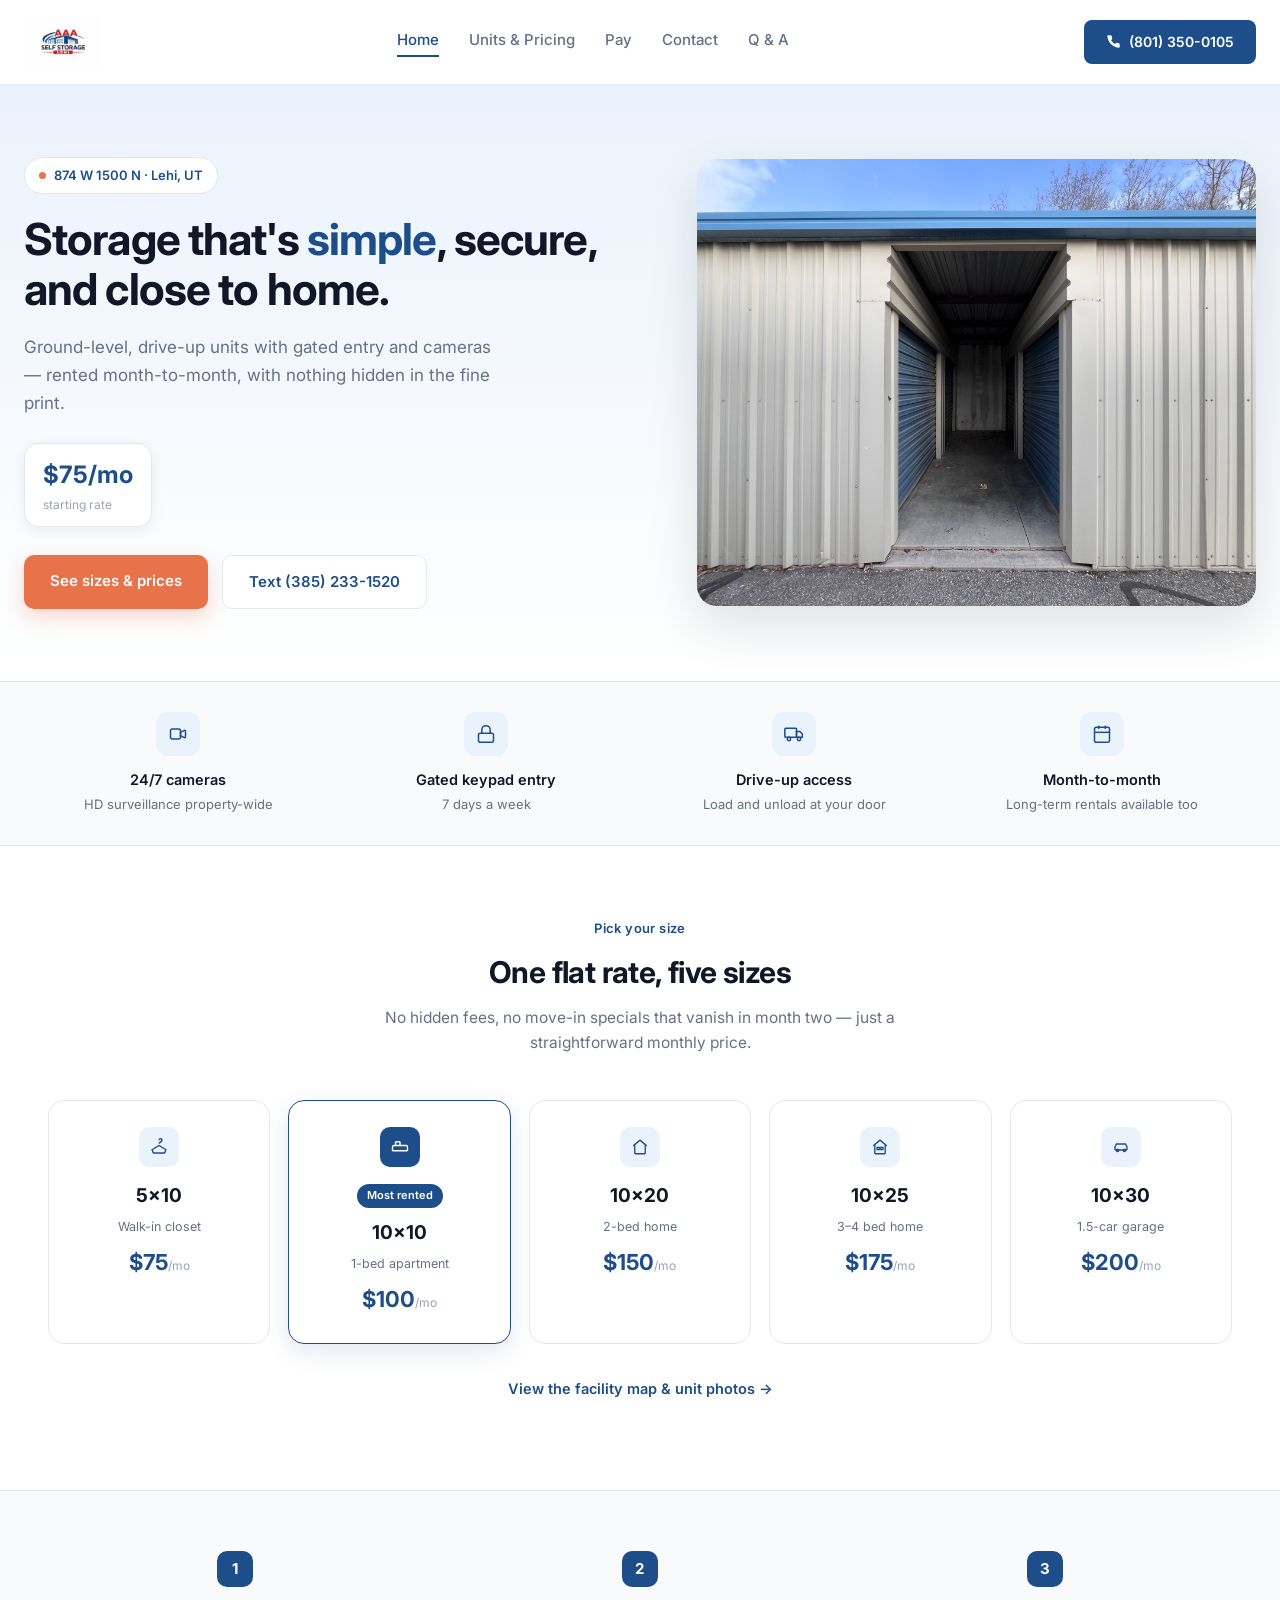
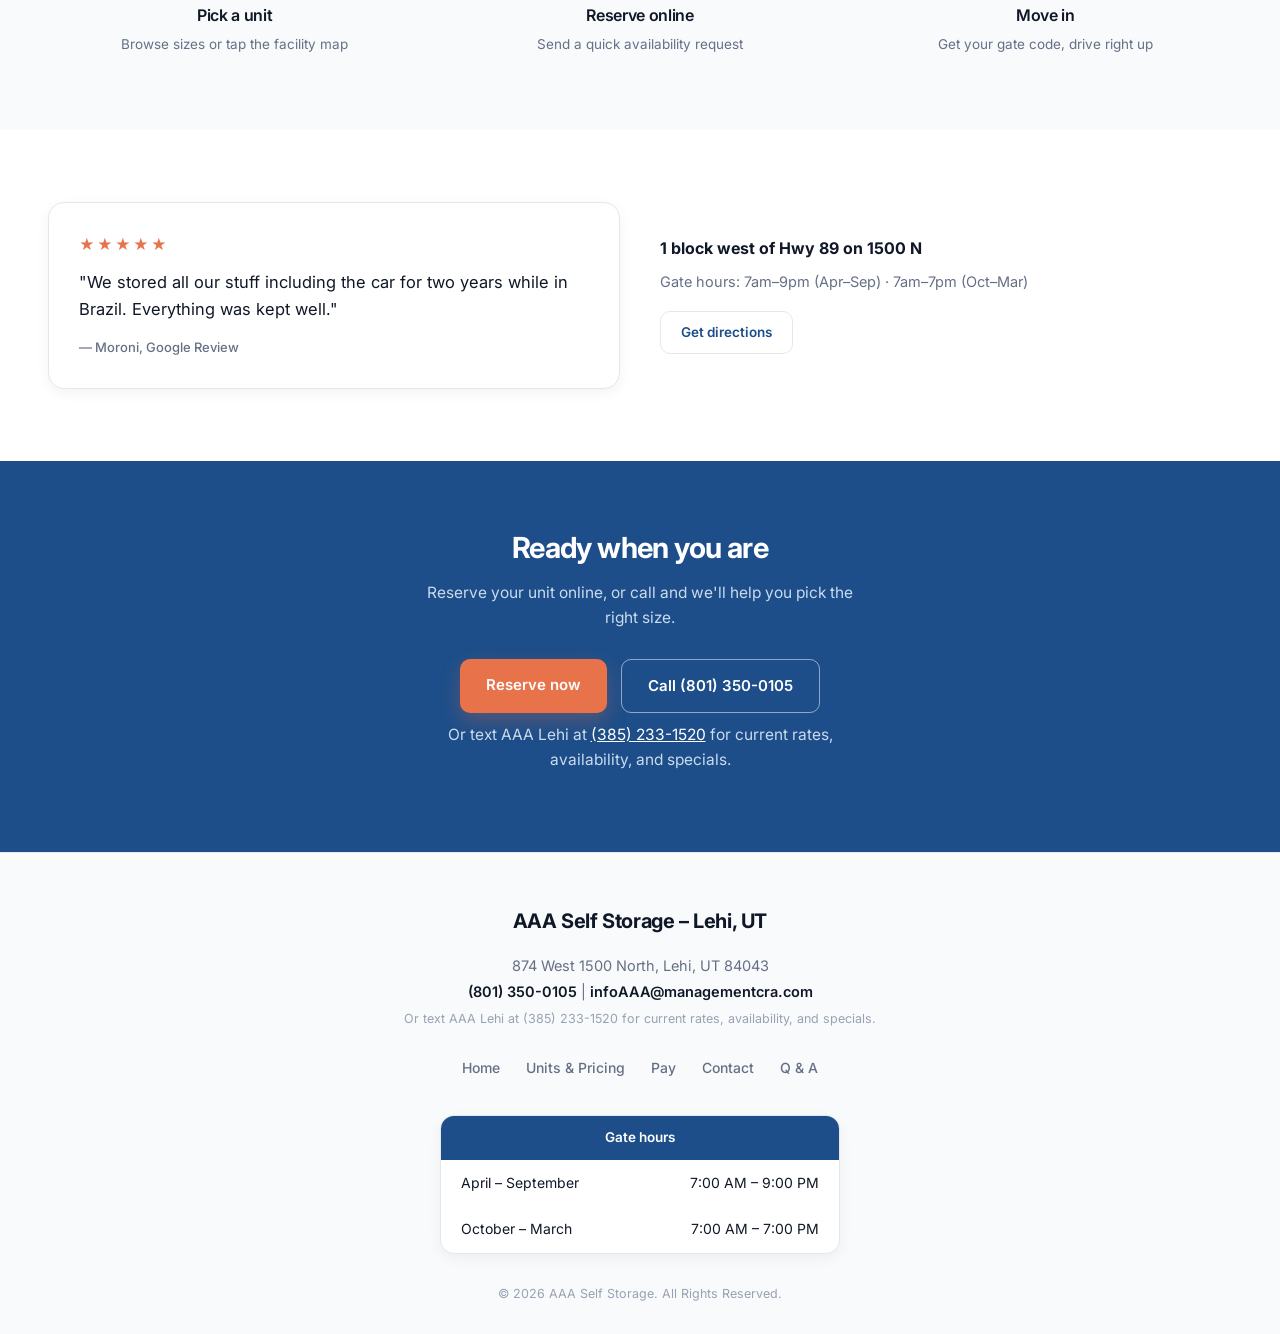
<file: index.html>
<!DOCTYPE html>
<html lang="en">
<head>
<meta charset="UTF-8">
<meta name="viewport" content="width=device-width, initial-scale=1.0">
<title>AAA Self Storage – Lehi, UT | Drive-Up Storage Units from $75/month</title>
<meta name="description" content="AAA Self Storage in Lehi, UT offers ground-level, drive-up storage units from $75/month. Month-to-month rentals, gated keypad entry, 24/7 cameras.">
<link rel="preconnect" href="https://fonts.googleapis.com">
<link rel="preconnect" href="https://fonts.gstatic.com" crossorigin>
<link href="https://fonts.googleapis.com/css2?family=Inter:wght@400;500;600;700&display=swap" rel="stylesheet">
<link rel="stylesheet" href="style.css">
</head>
<body>

<header class="site-header">
  <div class="logo"><a href="index.html"><img src="images/logo.png" alt="AAA Self Storage Lehi" class="logo-img"></a></div>
  <nav class="main-nav">
    <a href="index.html" class="active">Home</a>
    <a href="storage-units-pricing.html">Units &amp; Pricing</a>
    <a href="pay.html">Pay</a>
    <a href="contact.html">Contact</a>
    <a href="faq.html">Q &amp; A</a>
  </nav>
  <a class="call-btn" href="tel:+18013500105">
    <svg viewBox="0 0 24 24"><path d="M22 16.92v3a2 2 0 0 1-2.18 2 19.79 19.79 0 0 1-8.63-3.07 19.5 19.5 0 0 1-6-6 19.79 19.79 0 0 1-3.07-8.67A2 2 0 0 1 4.11 2h3a2 2 0 0 1 2 1.72c.127.96.361 1.903.7 2.81a2 2 0 0 1-.45 2.11L8.09 9.91a16 16 0 0 0 6 6l1.27-1.27a2 2 0 0 1 2.11-.45c.907.339 1.85.573 2.81.7A2 2 0 0 1 22 16.92z"/></svg>
    (801) 350-0105
  </a>
</header>

<section class="hero">
  <div class="hero-grid">
    <div>
      <span class="kicker">874 W 1500 N · Lehi, UT</span>
      <h1>Storage that's <span class="accent-word">simple</span>, secure, and close to home.</h1>
      <p class="lede">Ground-level, drive-up units with gated entry and cameras — rented month-to-month, with nothing hidden in the fine print.</p>
      <div class="price-row">
        <div class="price-badge">
          <span class="amt">$75/mo</span>
          <span class="sub">starting rate</span>
        </div>
      </div>
      <div class="btn-row">
        <a href="storage-units-pricing.html" class="btn btn-primary">See sizes &amp; prices</a>
        <a href="sms:+13852331520" class="btn btn-outline">Text (385) 233-1520</a>
      </div>
    </div>
    <div class="hero-photo">
      <img src="images/hero-mountains.jpeg" alt="AAA Self Storage facility in Lehi, Utah with mountain views">
    </div>
  </div>
</section>

<div class="feature-strip">
  <div class="wrap">
    <div class="feature-item">
      <div class="icon-wrap"><svg viewBox="0 0 24 24"><path d="M15 10l4.553-2.276A1 1 0 0 1 21 8.618v6.764a1 1 0 0 1-1.447.894L15 14v-4z"/><rect x="3" y="6" width="12" height="12" rx="2"/></svg></div>
      <div class="ft-title">24/7 cameras</div>
      <div class="ft-sub">HD surveillance property-wide</div>
    </div>
    <div class="feature-item">
      <div class="icon-wrap"><svg viewBox="0 0 24 24"><rect x="3" y="11" width="18" height="11" rx="2"/><path d="M7 11V7a5 5 0 0 1 10 0v4"/></svg></div>
      <div class="ft-title">Gated keypad entry</div>
      <div class="ft-sub">7 days a week</div>
    </div>
    <div class="feature-item">
      <div class="icon-wrap"><svg viewBox="0 0 24 24"><rect x="1" y="5" width="14" height="11" rx="1"/><path d="M15 9h4l3 3v4h-7V9z"/><circle cx="6" cy="18" r="2"/><circle cx="18" cy="18" r="2"/></svg></div>
      <div class="ft-title">Drive-up access</div>
      <div class="ft-sub">Load and unload at your door</div>
    </div>
    <div class="feature-item">
      <div class="icon-wrap"><svg viewBox="0 0 24 24"><rect x="3" y="4" width="18" height="18" rx="2"/><line x1="16" y1="2" x2="16" y2="6"/><line x1="8" y1="2" x2="8" y2="6"/><line x1="3" y1="10" x2="21" y2="10"/></svg></div>
      <div class="ft-title">Month-to-month</div>
      <div class="ft-sub">Long-term rentals available too</div>
    </div>
  </div>
</div>

<section class="section" style="background:#fff;">
  <div class="wrap">
    <div class="section-head">
      <span class="eyebrow">Pick your size</span>
      <h2>One flat rate, five sizes</h2>
      <p>No hidden fees, no move-in specials that vanish in month two — just a straightforward monthly price.</p>
    </div>
    <div class="door-grid">
      <div class="door-card">
        <div class="icon-wrap"><svg viewBox="0 0 24 24"><path d="M12 3a2 2 0 1 1 2 2c0 1-1.5 1.2-2 2.5"/><path d="M2 16l10-6 10 6"/><path d="M3 16l1.5 4h15l1.5-4"/></svg></div>
        <div class="size">5×10</div>
        <div class="use">Walk-in closet</div>
        <div class="price">$75<span>/mo</span></div>
        <div class="door-hover">
          <div class="size">5×10 · 50 sq ft</div>
          <div class="sub">Like a walk-in closet</div>
          <p>Great for a few boxes, seasonal gear, or a small apartment's overflow.</p>
          <div class="price">$75<span>/mo</span></div>
        </div>
      </div>
      <div class="door-card popular">
        <div class="icon-wrap"><svg viewBox="0 0 24 24"><path d="M2 17v-5a2 2 0 0 1 2-2h16a2 2 0 0 1 2 2v5"/><path d="M2 17h20"/><path d="M6 10V6a1 1 0 0 1 1-1h4a1 1 0 0 1 1 1v4"/></svg></div>
        <span class="door-badge">Most rented</span>
        <div class="size">10×10</div>
        <div class="use">1-bed apartment</div>
        <div class="price">$100<span>/mo</span></div>
        <div class="door-hover">
          <div class="size">10×10 · 100 sq ft</div>
          <div class="sub">About half a garage</div>
          <p>Fits a studio or one-bedroom's furniture, boxes, and everyday overflow.</p>
          <div class="price">$100<span>/mo</span></div>
        </div>
      </div>
      <div class="door-card">
        <div class="icon-wrap"><svg viewBox="0 0 24 24"><path d="M3 10.5 12 3l9 7.5"/><path d="M5 9.5V20a1 1 0 0 0 1 1h12a1 1 0 0 0 1-1V9.5"/></svg></div>
        <div class="size">10×20</div>
        <div class="use">2-bed home</div>
        <div class="price">$150<span>/mo</span></div>
        <div class="door-hover">
          <div class="size">10×20 · 200 sq ft</div>
          <div class="sub">A one-car garage</div>
          <p>Holds a two-bedroom home's furniture and appliances comfortably.</p>
          <div class="price">$150<span>/mo</span></div>
        </div>
      </div>
      <div class="door-card">
        <div class="icon-wrap"><svg viewBox="0 0 24 24"><path d="M3 10.5 12 3l9 7.5"/><path d="M5 9.5V20a1 1 0 0 0 1 1h12a1 1 0 0 0 1-1V9.5"/><rect x="8" y="12.5" width="3" height="3"/><rect x="13" y="12.5" width="3" height="3"/></svg></div>
        <div class="size">10×25</div>
        <div class="use">3–4 bed home</div>
        <div class="price">$175<span>/mo</span></div>
        <div class="door-hover">
          <div class="size">10×25 · 250 sq ft</div>
          <div class="sub">A garage and a half</div>
          <p>Built for a three- or four-bedroom home's furniture, appliances, and boxes.</p>
          <div class="price">$175<span>/mo</span></div>
        </div>
      </div>
      <div class="door-card">
        <div class="icon-wrap"><svg viewBox="0 0 24 24"><path d="M4 16V12l2-4h12l2 4v4"/><path d="M4 16h16"/><circle cx="7.5" cy="16.5" r="1.5"/><circle cx="16.5" cy="16.5" r="1.5"/></svg></div>
        <div class="size">10×30</div>
        <div class="use">1.5-car garage</div>
        <div class="price">$200<span>/mo</span></div>
        <div class="door-hover">
          <div class="size">10×30 · 300 sq ft</div>
          <div class="sub">Extra-large, 1.5-car garage</div>
          <p>Ideal for a four- or five-bedroom home or a full renovation.</p>
          <div class="price">$200<span>/mo</span></div>
        </div>
      </div>
    </div>
    <p class="price-link"><a href="storage-units-pricing.html">View the facility map &amp; unit photos →</a></p>
  </div>
</section>

<div class="steps-strip">
  <div class="wrap steps-grid">
    <div class="step">
      <div class="num">1</div>
      <h3>Pick a unit</h3>
      <p>Browse sizes or tap the facility map</p>
    </div>
    <div class="step">
      <div class="num">2</div>
      <h3>Reserve online</h3>
      <p>Send a quick availability request</p>
    </div>
    <div class="step">
      <div class="num">3</div>
      <h3>Move in</h3>
      <p>Get your gate code, drive right up</p>
    </div>
  </div>
</div>

<section class="section" style="background:#fff;">
  <div class="wrap testi-grid">
    <div class="ticket">
      <span class="stars">★★★★★</span>
      <p>"We stored all our stuff including the car for two years while in Brazil. Everything was kept well."</p>
      <div class="attr">— Moroni, Google Review</div>
    </div>
    <div class="info-block">
      <strong>1 block west of Hwy 89 on 1500 N</strong>
      <p>Gate hours: 7am–9pm (Apr–Sep) · 7am–7pm (Oct–Mar)</p>
      <a class="directions-btn" href="https://www.google.com/maps/place/AAA+Self+Storage/@40.4065272,-111.8661196,17z" target="_blank" rel="noopener">Get directions</a>
    </div>
  </div>
</section>

<section class="cta-band">
  <h2>Ready when you are</h2>
  <p>Reserve your unit online, or call and we'll help you pick the right size.</p>
  <div class="btn-row" style="justify-content:center;">
    <a href="storage-units-pricing.html" class="btn btn-primary">Reserve now</a>
    <a href="tel:+18013500105" class="btn btn-outline" style="background:transparent;color:#fff;border-color:rgba(255,255,255,.5);">Call (801) 350-0105</a>
  </div>
  <p class="cta-fine">Or text AAA Lehi at <a href="sms:+13852331520">(385) 233-1520</a> for current rates, availability, and specials.</p>
</section>

<footer>
  <h3>AAA Self Storage – Lehi, UT</h3>
  <div class="addr">
    874 West 1500 North, Lehi, UT 84043<br>
    <a href="tel:+18013500105">(801) 350-0105</a> | <a href="mailto:infoAAA@managementcra.com">infoAAA@managementcra.com</a>
  </div>
  <div class="text-line">Or text AAA Lehi at (385) 233-1520 for current rates, availability, and specials.</div>
  <nav>
    <a href="index.html">Home</a>
    <a href="storage-units-pricing.html">Units &amp; Pricing</a>
    <a href="pay.html">Pay</a>
    <a href="contact.html">Contact</a>
    <a href="faq.html">Q &amp; A</a>
  </nav>
  <div class="hours-sign">
    <div class="head">Gate hours</div>
    <div class="hours-row"><span>April – September</span><span>7:00 AM – 9:00 PM</span></div>
    <div class="hours-row"><span>October – March</span><span>7:00 AM – 7:00 PM</span></div>
  </div>
  <div class="copyright">© 2026 AAA Self Storage. All Rights Reserved.</div>
</footer>

<script>
  document.querySelectorAll('.door-card').forEach(function(card){
    card.addEventListener('click', function(e){
      if (window.matchMedia('(hover: hover)').matches) return;
      var wasOpen = card.classList.contains('revealed');
      document.querySelectorAll('.door-card.revealed').forEach(function(c){ c.classList.remove('revealed'); });
      if (!wasOpen) card.classList.add('revealed');
    });
  });
</script>

</body>
</html>
</file>
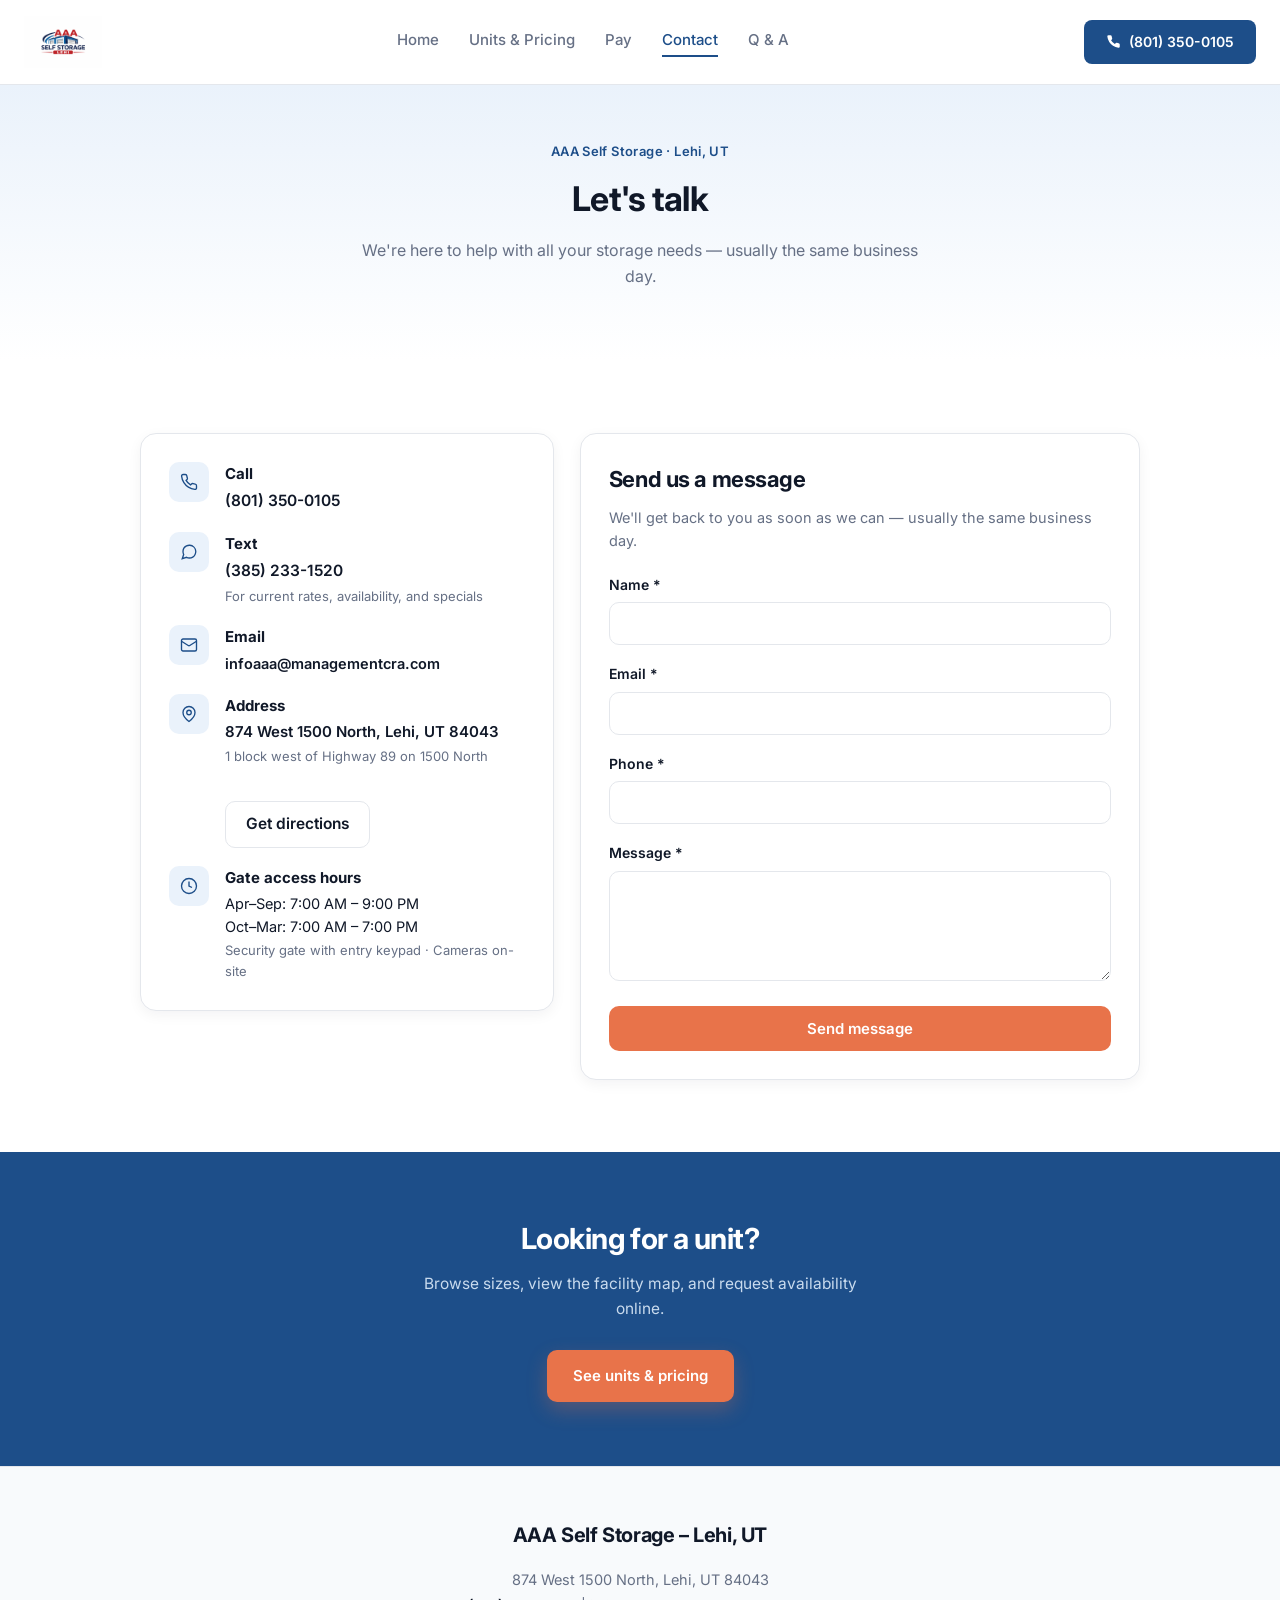
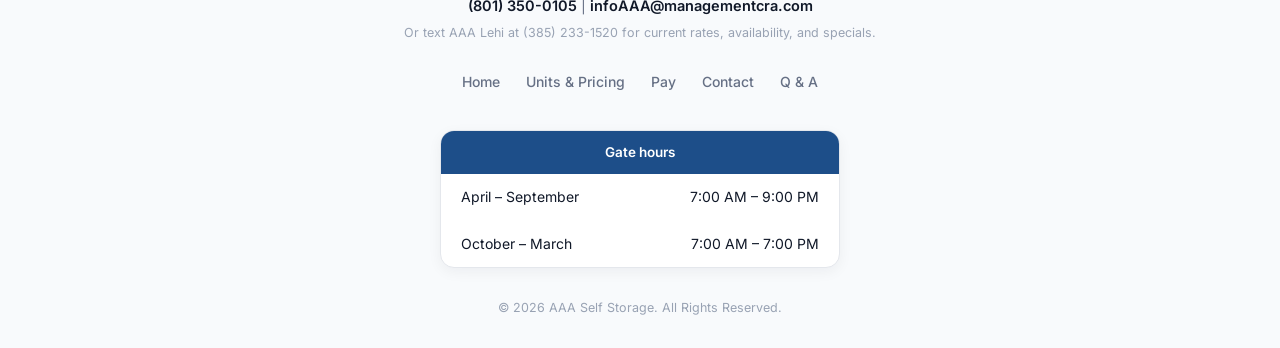
<file: contact.html>
<!DOCTYPE html>
<html lang="en">
<head>
<meta charset="UTF-8">
<meta name="viewport" content="width=device-width, initial-scale=1.0">
<title>Contact | AAA Self Storage – Lehi, UT</title>
<meta name="description" content="Contact AAA Self Storage in Lehi, UT — call, text, email, or send a message. We're here to help with all your storage needs.">
<link rel="preconnect" href="https://fonts.googleapis.com">
<link rel="preconnect" href="https://fonts.gstatic.com" crossorigin>
<link href="https://fonts.googleapis.com/css2?family=Inter:wght@400;500;600;700&display=swap" rel="stylesheet">
<link rel="stylesheet" href="style.css">
</head>
<body>

<header class="site-header">
  <div class="logo"><a href="index.html"><img src="images/logo.png" alt="AAA Self Storage Lehi" class="logo-img"></a></div>
  <nav class="main-nav">
    <a href="index.html">Home</a>
    <a href="storage-units-pricing.html">Units &amp; Pricing</a>
    <a href="pay.html">Pay</a>
    <a href="contact.html" class="active">Contact</a>
    <a href="faq.html">Q &amp; A</a>
  </nav>
  <a class="call-btn" href="tel:+18013500105">
    <svg viewBox="0 0 24 24"><path d="M22 16.92v3a2 2 0 0 1-2.18 2 19.79 19.79 0 0 1-8.63-3.07 19.5 19.5 0 0 1-6-6 19.79 19.79 0 0 1-3.07-8.67A2 2 0 0 1 4.11 2h3a2 2 0 0 1 2 1.72c.127.96.361 1.903.7 2.81a2 2 0 0 1-.45 2.11L8.09 9.91a16 16 0 0 0 6 6l1.27-1.27a2 2 0 0 1 2.11-.45c.907.339 1.85.573 2.81.7A2 2 0 0 1 22 16.92z"/></svg>
    (801) 350-0105
  </a>
</header>

<div class="page-hero">
  <div class="eyebrow">AAA Self Storage · Lehi, UT</div>
  <h1>Let's talk</h1>
  <p>We're here to help with all your storage needs — usually the same business day.</p>
</div>

<section class="section" style="background:var(--cream);">
  <div class="contact-layout">

    <div class="soft-card">
      <div class="contact-info-list">

        <div class="contact-row">
          <div class="icon-circle"><svg viewBox="0 0 24 24"><path d="M22 16.92v3a2 2 0 0 1-2.18 2 19.79 19.79 0 0 1-8.63-3.07 19.5 19.5 0 0 1-6-6 19.79 19.79 0 0 1-3.07-8.67A2 2 0 0 1 4.11 2h3a2 2 0 0 1 2 1.72c.127.96.361 1.903.7 2.81a2 2 0 0 1-.45 2.11L8.09 9.91a16 16 0 0 0 6 6l1.27-1.27a2 2 0 0 1 2.11-.45c.907.339 1.85.573 2.81.7A2 2 0 0 1 22 16.92z"/></svg></div>
          <div>
            <strong>Call</strong>
            <a href="tel:+18013500105">(801) 350-0105</a>
          </div>
        </div>

        <div class="contact-row">
          <div class="icon-circle"><svg viewBox="0 0 24 24"><path d="M21 11.5a8.38 8.38 0 0 1-.9 3.8 8.5 8.5 0 0 1-7.6 4.7 8.38 8.38 0 0 1-3.8-.9L3 21l1.9-5.7a8.38 8.38 0 0 1-.9-3.8 8.5 8.5 0 0 1 4.7-7.6 8.38 8.38 0 0 1 3.8-.9h.5a8.48 8.48 0 0 1 8 8v.5z"/></svg></div>
          <div>
            <strong>Text</strong>
            <a href="sms:+13852331520">(385) 233-1520</a>
            <span class="small">For current rates, availability, and specials</span>
          </div>
        </div>

        <div class="contact-row">
          <div class="icon-circle"><svg viewBox="0 0 24 24"><rect x="2" y="4" width="20" height="16" rx="2"/><path d="m22 7-8.97 5.7a1.94 1.94 0 0 1-2.06 0L2 7"/></svg></div>
          <div>
            <strong>Email</strong>
            <a href="mailto:infoaaa@managementcra.com" style="font-size:14.5px;">infoaaa@managementcra.com</a>
          </div>
        </div>

        <div class="contact-row">
          <div class="icon-circle"><svg viewBox="0 0 24 24"><path d="M20 10c0 6-8 12-8 12s-8-6-8-12a8 8 0 0 1 16 0z"/><circle cx="12" cy="10" r="3"/></svg></div>
          <div>
            <strong>Address</strong>
            <span style="display:block;color:var(--ink);font-weight:600;font-size:15px;">874 West 1500 North, Lehi, UT 84043</span>
            <span class="small">1 block west of Highway 89 on 1500 North</span><br>
            <a class="directions-btn" style="margin-top:8px;" href="https://www.google.com/maps/place/AAA+Self+Storage/@40.4065272,-111.8661196,17z" target="_blank" rel="noopener">Get directions</a>
          </div>
        </div>

        <div class="contact-row">
          <div class="icon-circle"><svg viewBox="0 0 24 24"><circle cx="12" cy="12" r="10"/><polyline points="12 6 12 12 16 14"/></svg></div>
          <div>
            <strong>Gate access hours</strong>
            <span style="display:block;color:var(--ink);font-size:14.5px;">Apr–Sep: 7:00 AM – 9:00 PM</span>
            <span style="display:block;color:var(--ink);font-size:14.5px;">Oct–Mar: 7:00 AM – 7:00 PM</span>
            <span class="small">Security gate with entry keypad · Cameras on-site</span>
          </div>
        </div>

      </div>
    </div>

    <div class="soft-card">
      <h2 style="color:var(--navy);font-size:22px;margin-bottom:8px;">Send us a message</h2>
      <p style="color:var(--gray);font-size:14.5px;margin:0 0 22px;">We'll get back to you as soon as we can — usually the same business day.</p>
      <form name="contact" method="POST" data-netlify="true" netlify-honeypot="bot-field">
        <input type="hidden" name="form-name" value="contact">
        <p style="display:none;"><label>Don't fill this out: <input name="bot-field"></label></p>
        <div class="form-field">
          <label for="name">Name *</label>
          <input type="text" id="name" name="name" required>
        </div>
        <div class="form-field">
          <label for="email">Email *</label>
          <input type="email" id="email" name="email" required>
        </div>
        <div class="form-field">
          <label for="phone">Phone *</label>
          <input type="tel" id="phone" name="phone" required>
        </div>
        <div class="form-field">
          <label for="message">Message *</label>
          <textarea id="message" name="message" required></textarea>
        </div>
        <button type="submit" class="submit-btn" style="width:100%;">Send message</button>
      </form>
    </div>

  </div>
</section>

<section class="cta-band">
  <h2>Looking for a unit?</h2>
  <p>Browse sizes, view the facility map, and request availability online.</p>
  <div class="btn-row" style="justify-content:center;">
    <a href="storage-units-pricing.html" class="btn btn-primary">See units &amp; pricing</a>
  </div>
</section>

<footer>
  <h3>AAA Self Storage – Lehi, UT</h3>
  <div class="addr">
    874 West 1500 North, Lehi, UT 84043<br>
    <a href="tel:+18013500105">(801) 350-0105</a> | <a href="mailto:infoAAA@managementcra.com">infoAAA@managementcra.com</a>
  </div>
  <div class="text-line">Or text AAA Lehi at (385) 233-1520 for current rates, availability, and specials.</div>
  <nav>
    <a href="index.html">Home</a>
    <a href="storage-units-pricing.html">Units &amp; Pricing</a>
    <a href="pay.html">Pay</a>
    <a href="contact.html">Contact</a>
    <a href="faq.html">Q &amp; A</a>
  </nav>
  <div class="hours-sign">
    <div class="head">Gate hours</div>
    <div class="hours-row"><span>April – September</span><span>7:00 AM – 9:00 PM</span></div>
    <div class="hours-row"><span>October – March</span><span>7:00 AM – 7:00 PM</span></div>
  </div>
  <div class="copyright">© 2026 AAA Self Storage. All Rights Reserved.</div>
</footer>

</body>
</html>
</file>
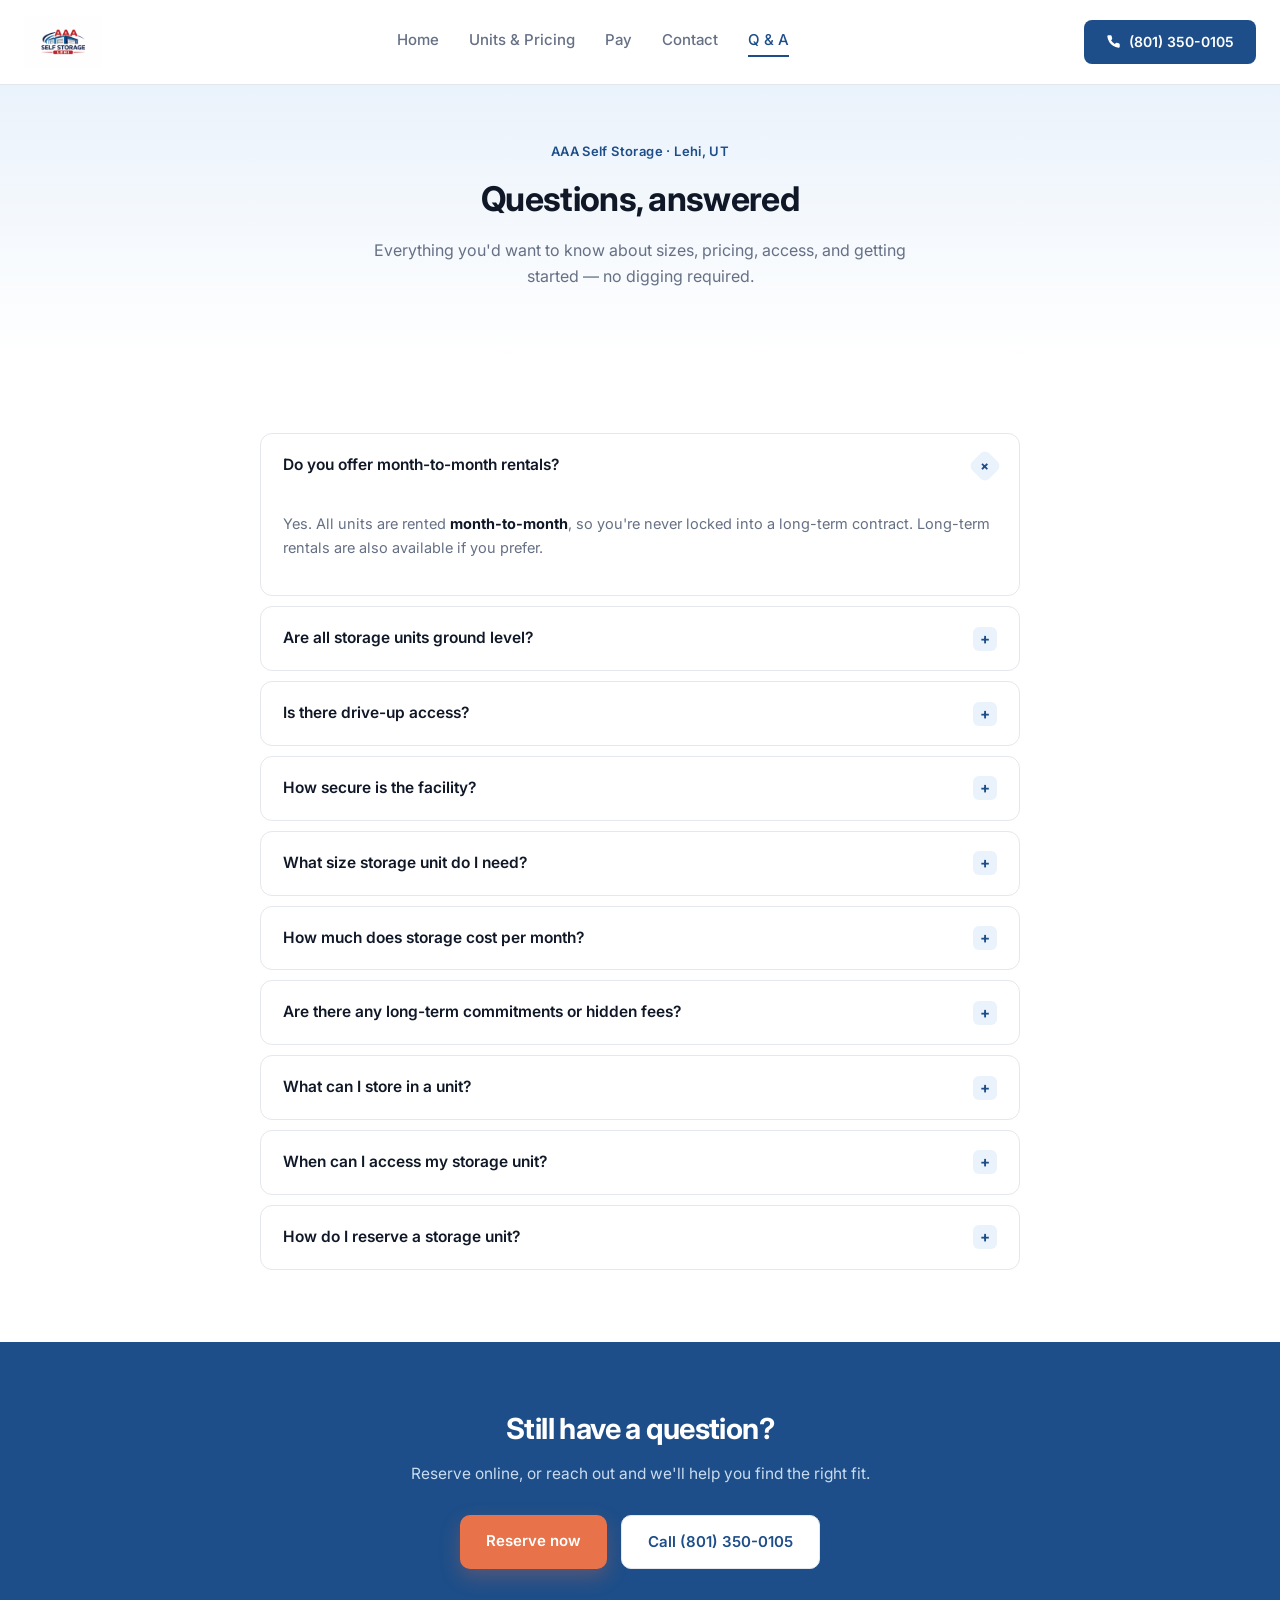
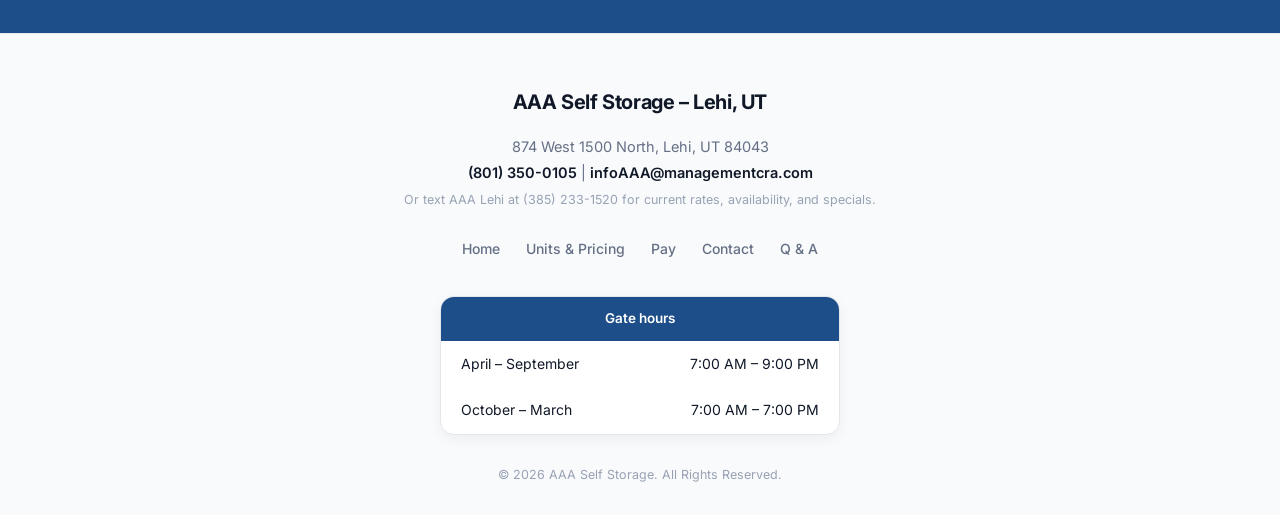
<file: faq.html>
<!DOCTYPE html>
<html lang="en">
<head>
<meta charset="UTF-8">
<meta name="viewport" content="width=device-width, initial-scale=1.0">
<title>FAQ | AAA Self Storage – Lehi, UT</title>
<meta name="description" content="Answers to common questions about AAA Self Storage in Lehi, UT — sizes, pricing, access hours, and reservations.">
<link rel="preconnect" href="https://fonts.googleapis.com">
<link rel="preconnect" href="https://fonts.gstatic.com" crossorigin>
<link href="https://fonts.googleapis.com/css2?family=Inter:wght@400;500;600;700&display=swap" rel="stylesheet">
<link rel="stylesheet" href="style.css">
</head>
<body>

<header class="site-header">
  <div class="logo"><a href="index.html"><img src="images/logo.png" alt="AAA Self Storage Lehi" class="logo-img"></a></div>
  <nav class="main-nav">
    <a href="index.html">Home</a>
    <a href="storage-units-pricing.html">Units &amp; Pricing</a>
    <a href="pay.html">Pay</a>
    <a href="contact.html">Contact</a>
    <a href="faq.html" class="active">Q &amp; A</a>
  </nav>
  <a class="call-btn" href="tel:+18013500105">
    <svg viewBox="0 0 24 24"><path d="M22 16.92v3a2 2 0 0 1-2.18 2 19.79 19.79 0 0 1-8.63-3.07 19.5 19.5 0 0 1-6-6 19.79 19.79 0 0 1-3.07-8.67A2 2 0 0 1 4.11 2h3a2 2 0 0 1 2 1.72c.127.96.361 1.903.7 2.81a2 2 0 0 1-.45 2.11L8.09 9.91a16 16 0 0 0 6 6l1.27-1.27a2 2 0 0 1 2.11-.45c.907.339 1.85.573 2.81.7A2 2 0 0 1 22 16.92z"/></svg>
    (801) 350-0105
  </a>
</header>

<div class="page-hero">
  <div class="eyebrow">AAA Self Storage · Lehi, UT</div>
  <h1>Questions, answered</h1>
  <p>Everything you'd want to know about sizes, pricing, access, and getting started — no digging required.</p>
</div>

<section class="section" style="background:var(--cream);">
  <div class="accordion">

    <details class="accordion-item" open>
      <summary>Do you offer month-to-month rentals?<span class="plus">+</span></summary>
      <div class="accordion-body">
        <p>Yes. All units are rented <strong>month-to-month</strong>, so you're never locked into a long-term contract. Long-term rentals are also available if you prefer.</p>
      </div>
    </details>

    <details class="accordion-item">
      <summary>Are all storage units ground level?<span class="plus">+</span></summary>
      <div class="accordion-body">
        <p>Yes. <strong>Every unit is ground level</strong>, making loading and unloading quick and easy without stairs or elevators.</p>
      </div>
    </details>

    <details class="accordion-item">
      <summary>Is there drive-up access?<span class="plus">+</span></summary>
      <div class="accordion-body">
        <p>Yes. Every unit offers <strong>convenient drive-up access</strong>, so you can pull your vehicle right up to your unit door.</p>
      </div>
    </details>

    <details class="accordion-item">
      <summary>How secure is the facility?<span class="plus">+</span></summary>
      <div class="accordion-body">
        <p>The facility features <strong>secure gated access with keypad entry</strong> and <strong>on-site security cameras</strong> to help protect your belongings.</p>
      </div>
    </details>

    <details class="accordion-item">
      <summary>What size storage unit do I need?<span class="plus">+</span></summary>
      <div class="accordion-body">
        <p>It depends on what you're storing:</p>
        <ul>
          <li><strong>5×10</strong> – Small apartment items or extra closet storage</li>
          <li><strong>10×10</strong> – One-bedroom apartment or garage overflow</li>
          <li><strong>10×20</strong> – Two-bedroom home or full garage storage</li>
          <li><strong>10×25</strong> – Three-bedroom home or large garage space</li>
          <li><strong>10×30</strong> – Four-bedroom home or one-and-a-half-car garage</li>
        </ul>
        <p>Still unsure? <a href="contact.html">Contact us</a> and we'll help you choose the right size.</p>
      </div>
    </details>

    <details class="accordion-item">
      <summary>How much does storage cost per month?<span class="plus">+</span></summary>
      <div class="accordion-body">
        <p>Current rates run from <strong>$75/month</strong> for a 5×10 up to <strong>$200/month</strong> for a 10×30. Visit our <a href="storage-units-pricing.html">Units &amp; Pricing</a> page for all sizes and unit photos.</p>
      </div>
    </details>

    <details class="accordion-item">
      <summary>Are there any long-term commitments or hidden fees?<span class="plus">+</span></summary>
      <div class="accordion-body">
        <p>No. We offer <strong>transparent flat monthly pricing</strong> with no long-term commitments and no hidden fees.</p>
      </div>
    </details>

    <details class="accordion-item">
      <summary>What can I store in a unit?<span class="plus">+</span></summary>
      <div class="accordion-body">
        <p>Household items, furniture, business inventory, seasonal items, vehicles, and more. For safety reasons, <strong>hazardous or illegal items are not permitted</strong>.</p>
      </div>
    </details>

    <details class="accordion-item">
      <summary>When can I access my storage unit?<span class="plus">+</span></summary>
      <div class="accordion-body">
        <p>Gate access is available daily with your secure keypad code: <strong>7:00 AM – 9:00 PM April through September</strong>, and <strong>7:00 AM – 7:00 PM October through March</strong>.</p>
      </div>
    </details>

    <details class="accordion-item">
      <summary>How do I reserve a storage unit?<span class="plus">+</span></summary>
      <div class="accordion-body">
        <p>Visit our <a href="storage-units-pricing.html">Units &amp; Pricing</a> page, tap your unit on the facility map, and hit <strong>Check Availability</strong> — or call <a href="tel:+18013500105">(801) 350-0105</a> / text <a href="sms:+13852331520">(385) 233-1520</a> and we'll set you up.</p>
      </div>
    </details>

  </div>
</section>

<section class="cta-band">
  <h2>Still have a question?</h2>
  <p>Reserve online, or reach out and we'll help you find the right fit.</p>
  <div class="btn-row" style="justify-content:center;">
    <a href="storage-units-pricing.html" class="btn btn-primary">Reserve now</a>
    <a href="tel:+18013500105" class="btn btn-outline">Call (801) 350-0105</a>
  </div>
</section>

<footer>
  <h3>AAA Self Storage – Lehi, UT</h3>
  <div class="addr">
    874 West 1500 North, Lehi, UT 84043<br>
    <a href="tel:+18013500105">(801) 350-0105</a> | <a href="mailto:infoAAA@managementcra.com">infoAAA@managementcra.com</a>
  </div>
  <div class="text-line">Or text AAA Lehi at (385) 233-1520 for current rates, availability, and specials.</div>
  <nav>
    <a href="index.html">Home</a>
    <a href="storage-units-pricing.html">Units &amp; Pricing</a>
    <a href="pay.html">Pay</a>
    <a href="contact.html">Contact</a>
    <a href="faq.html">Q &amp; A</a>
  </nav>
  <div class="hours-sign">
    <div class="head">Gate hours</div>
    <div class="hours-row"><span>April – September</span><span>7:00 AM – 9:00 PM</span></div>
    <div class="hours-row"><span>October – March</span><span>7:00 AM – 7:00 PM</span></div>
  </div>
  <div class="copyright">© 2026 AAA Self Storage. All Rights Reserved.</div>
</footer>

</body>
</html>
</file>
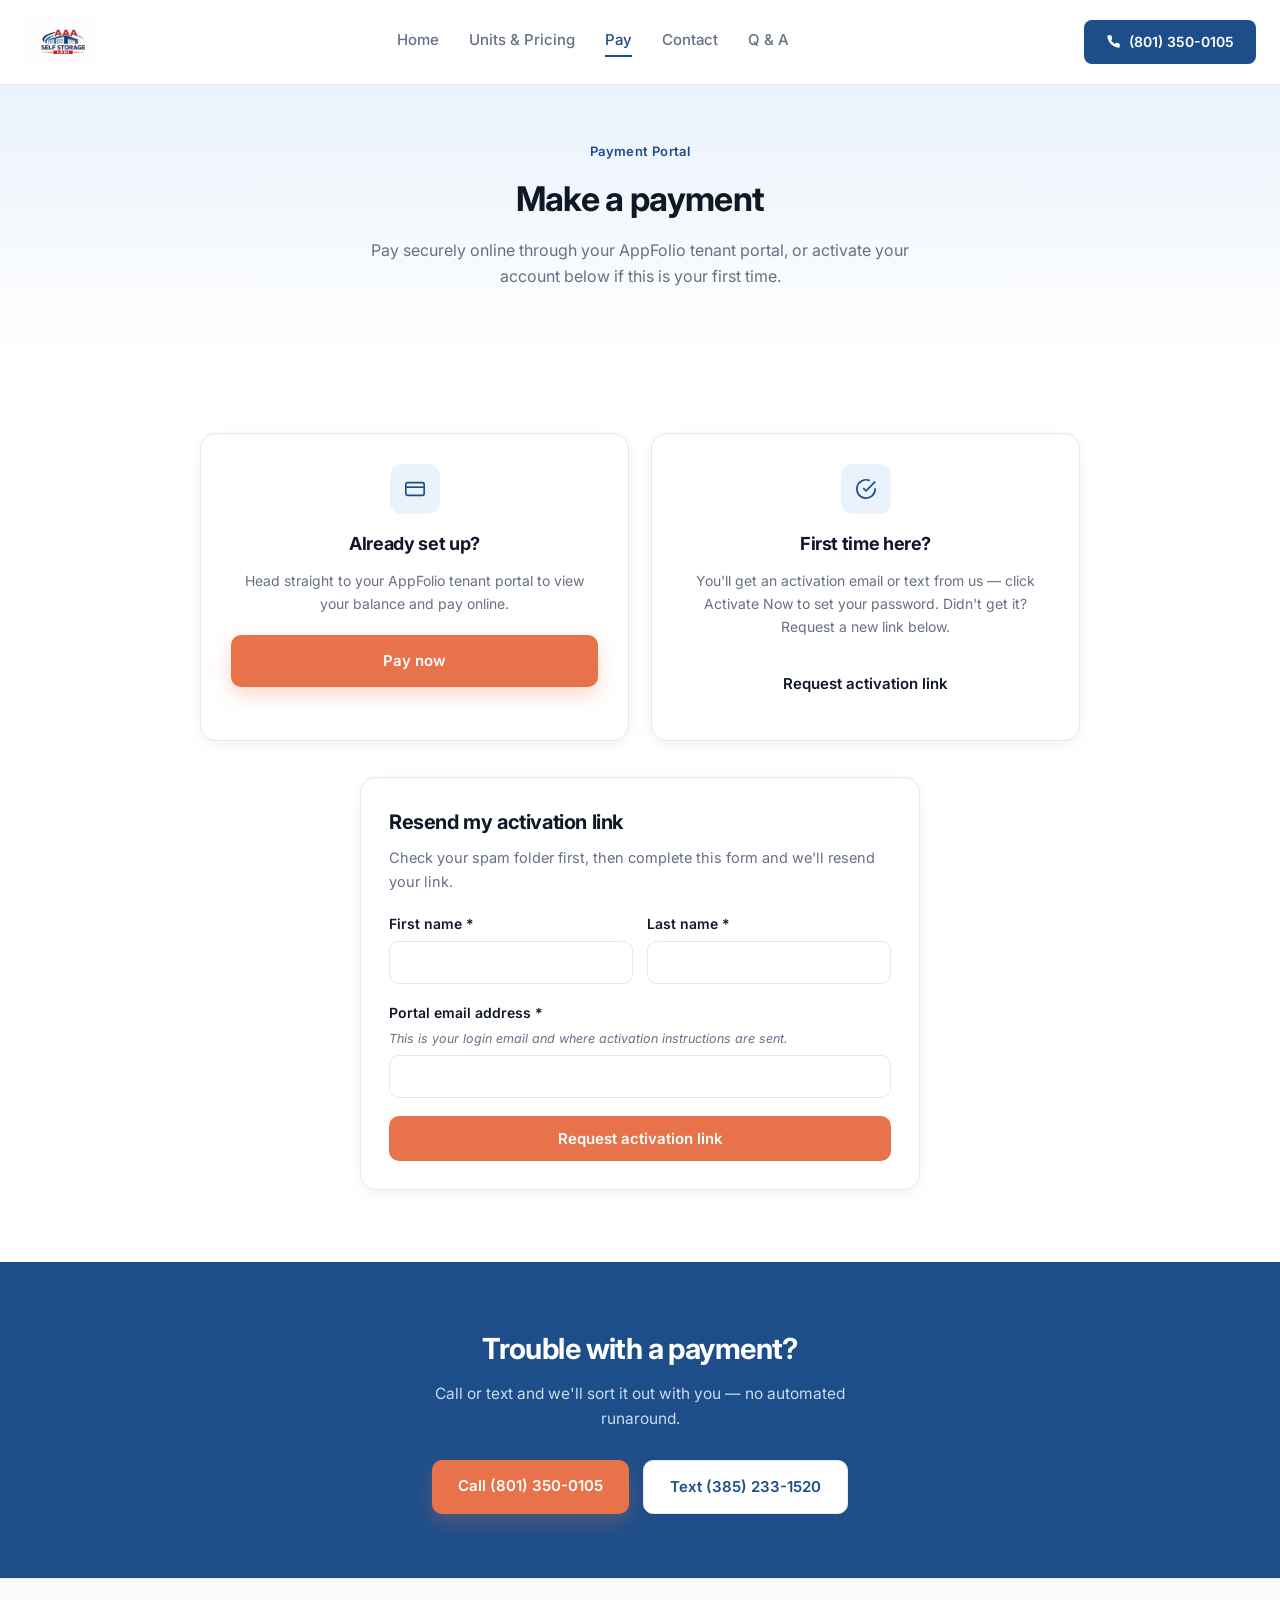
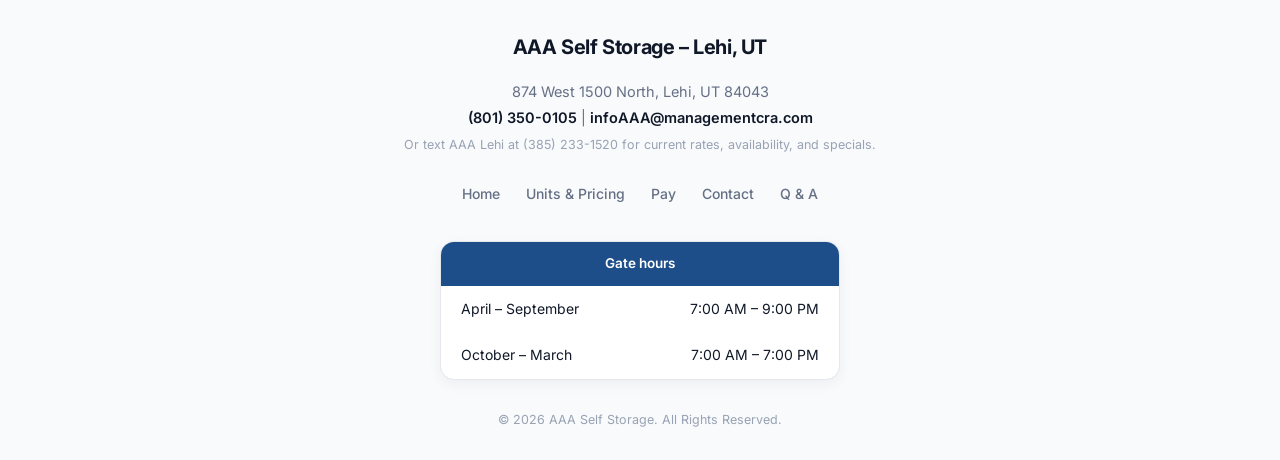
<file: pay.html>
<!DOCTYPE html>
<html lang="en">
<head>
<meta charset="UTF-8">
<meta name="viewport" content="width=device-width, initial-scale=1.0">
<title>Make a Payment | AAA Self Storage – Lehi, UT</title>
<meta name="description" content="Pay your AAA Self Storage bill securely online through the AppFolio tenant portal, or activate your portal if it's your first time.">
<link rel="preconnect" href="https://fonts.googleapis.com">
<link rel="preconnect" href="https://fonts.gstatic.com" crossorigin>
<link href="https://fonts.googleapis.com/css2?family=Inter:wght@400;500;600;700&display=swap" rel="stylesheet">
<link rel="stylesheet" href="style.css">
<style>
  .portal-form-wrap{max-width:560px;margin:36px auto 0;}
</style>
</head>
<body>

<header class="site-header">
  <div class="logo"><a href="index.html"><img src="images/logo.png" alt="AAA Self Storage Lehi" class="logo-img"></a></div>
  <nav class="main-nav">
    <a href="index.html">Home</a>
    <a href="storage-units-pricing.html">Units &amp; Pricing</a>
    <a href="pay.html" class="active">Pay</a>
    <a href="contact.html">Contact</a>
    <a href="faq.html">Q &amp; A</a>
  </nav>
  <a class="call-btn" href="tel:+18013500105">
    <svg viewBox="0 0 24 24"><path d="M22 16.92v3a2 2 0 0 1-2.18 2 19.79 19.79 0 0 1-8.63-3.07 19.5 19.5 0 0 1-6-6 19.79 19.79 0 0 1-3.07-8.67A2 2 0 0 1 4.11 2h3a2 2 0 0 1 2 1.72c.127.96.361 1.903.7 2.81a2 2 0 0 1-.45 2.11L8.09 9.91a16 16 0 0 0 6 6l1.27-1.27a2 2 0 0 1 2.11-.45c.907.339 1.85.573 2.81.7A2 2 0 0 1 22 16.92z"/></svg>
    (801) 350-0105
  </a>
</header>

<div class="page-hero">
  <div class="eyebrow">Payment Portal</div>
  <h1>Make a payment</h1>
  <p>Pay securely online through your AppFolio tenant portal, or activate your account below if this is your first time.</p>
</div>

<section class="section" style="background:var(--cream);">
  <div class="step-cards">

    <div class="step-card">
      <div class="icon-circle">
        <svg viewBox="0 0 24 24"><rect x="2" y="5" width="20" height="14" rx="2"/><line x1="2" y1="10" x2="22" y2="10"/></svg>
      </div>
      <h3>Already set up?</h3>
      <p>Head straight to your AppFolio tenant portal to view your balance and pay online.</p>
      <a href="https://account.appfolio.com/realms/foliospace/protocol/openid-connect/auth?client_id=account-picker&redirect_uri=https%3A%2F%2Faccount.appfolio.com%2Frealms%2Ffoliospace%2Fappfolio%2Faccount-picker%2Flogin-redirect%3Fpath%3D%2F&state=0%2F4dc9d6c1-5fee-3135-7f3a-fb65f9c38db6&response_type=code&scope=openid" class="btn btn-primary" target="_blank" rel="noopener" style="width:100%;text-align:center;">Pay now</a>
    </div>

    <div class="step-card">
      <div class="icon-circle">
        <svg viewBox="0 0 24 24"><path d="M22 11.08V12a10 10 0 1 1-5.93-9.14"/><polyline points="22 4 12 14.01 9 11.01"/></svg>
      </div>
      <h3>First time here?</h3>
      <p>You'll get an activation email or text from us — click Activate Now to set your password. Didn't get it? Request a new link below.</p>
      <a href="#activate" class="btn btn-outline" style="width:100%;text-align:center;background:var(--sand);color:var(--navy);border:none;">Request activation link</a>
    </div>

  </div>

  <div class="portal-form-wrap soft-card" id="activate">
    <h2 style="color:var(--navy);font-size:20px;margin-bottom:8px;">Resend my activation link</h2>
    <p style="color:var(--gray);font-size:14.5px;margin:0 0 20px;">Check your spam folder first, then complete this form and we'll resend your link.</p>

    <form name="portal-activation" method="POST" data-netlify="true" netlify-honeypot="bot-field">
      <input type="hidden" name="form-name" value="portal-activation">
      <p style="display:none;"><label>Don't fill this out: <input name="bot-field"></label></p>

      <div class="name-row">
        <div class="form-field">
          <label for="fname">First name *</label>
          <input type="text" id="fname" name="first-name" required>
        </div>
        <div class="form-field">
          <label for="lname">Last name *</label>
          <input type="text" id="lname" name="last-name" required>
        </div>
      </div>

      <div class="form-field">
        <label for="portal-email">Portal email address *
          <em>This is your login email and where activation instructions are sent.</em>
        </label>
        <input type="email" id="portal-email" name="portal-email" required>
      </div>

      <button type="submit" class="submit-btn" style="width:100%;">Request activation link</button>
    </form>
  </div>
</section>

<section class="cta-band">
  <h2>Trouble with a payment?</h2>
  <p>Call or text and we'll sort it out with you — no automated runaround.</p>
  <div class="btn-row" style="justify-content:center;">
    <a href="tel:+18013500105" class="btn btn-primary">Call (801) 350-0105</a>
    <a href="sms:+13852331520" class="btn btn-outline">Text (385) 233-1520</a>
  </div>
</section>

<footer>
  <h3>AAA Self Storage – Lehi, UT</h3>
  <div class="addr">
    874 West 1500 North, Lehi, UT 84043<br>
    <a href="tel:+18013500105">(801) 350-0105</a> | <a href="mailto:infoAAA@managementcra.com">infoAAA@managementcra.com</a>
  </div>
  <div class="text-line">Or text AAA Lehi at (385) 233-1520 for current rates, availability, and specials.</div>
  <nav>
    <a href="index.html">Home</a>
    <a href="storage-units-pricing.html">Units &amp; Pricing</a>
    <a href="pay.html">Pay</a>
    <a href="contact.html">Contact</a>
    <a href="faq.html">Q &amp; A</a>
  </nav>
  <div class="hours-sign">
    <div class="head">Gate hours</div>
    <div class="hours-row"><span>April – September</span><span>7:00 AM – 9:00 PM</span></div>
    <div class="hours-row"><span>October – March</span><span>7:00 AM – 7:00 PM</span></div>
  </div>
  <div class="copyright">© 2026 AAA Self Storage. All Rights Reserved.</div>
</footer>

</body>
</html>
</file>
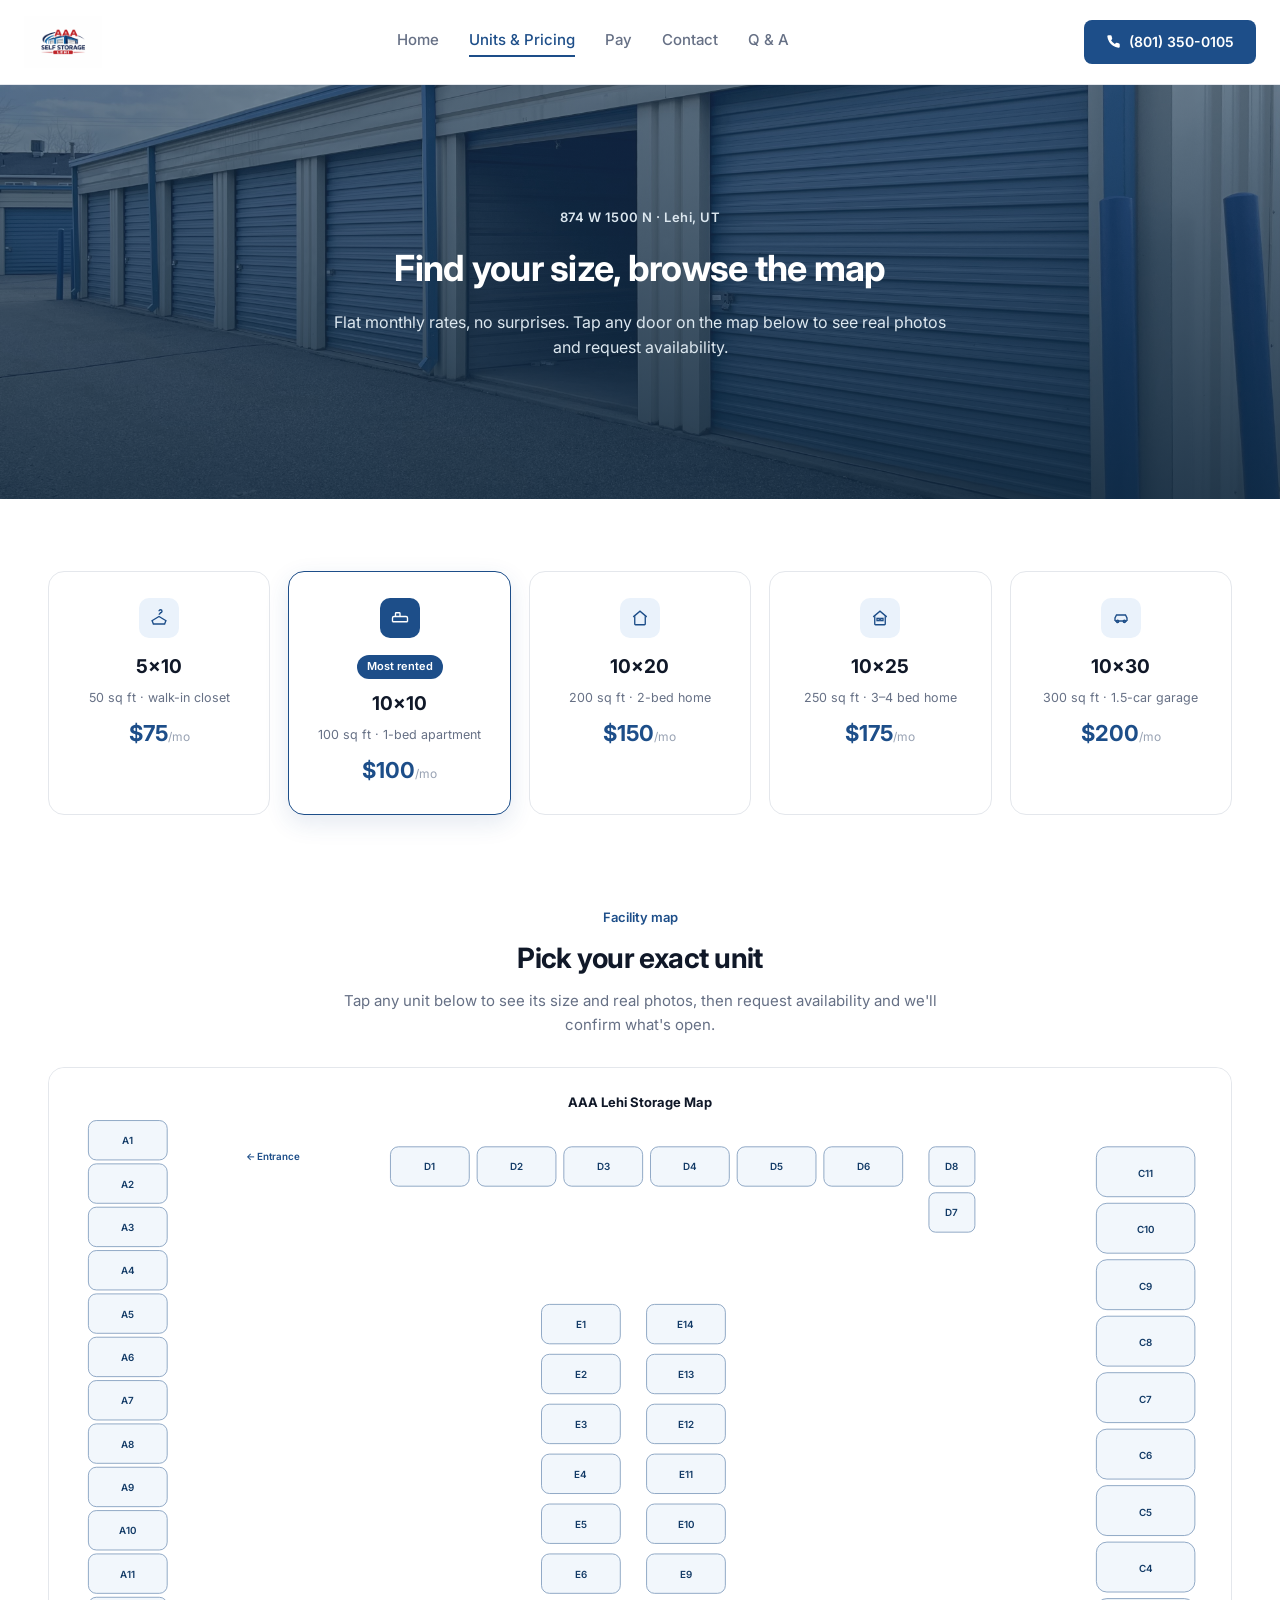
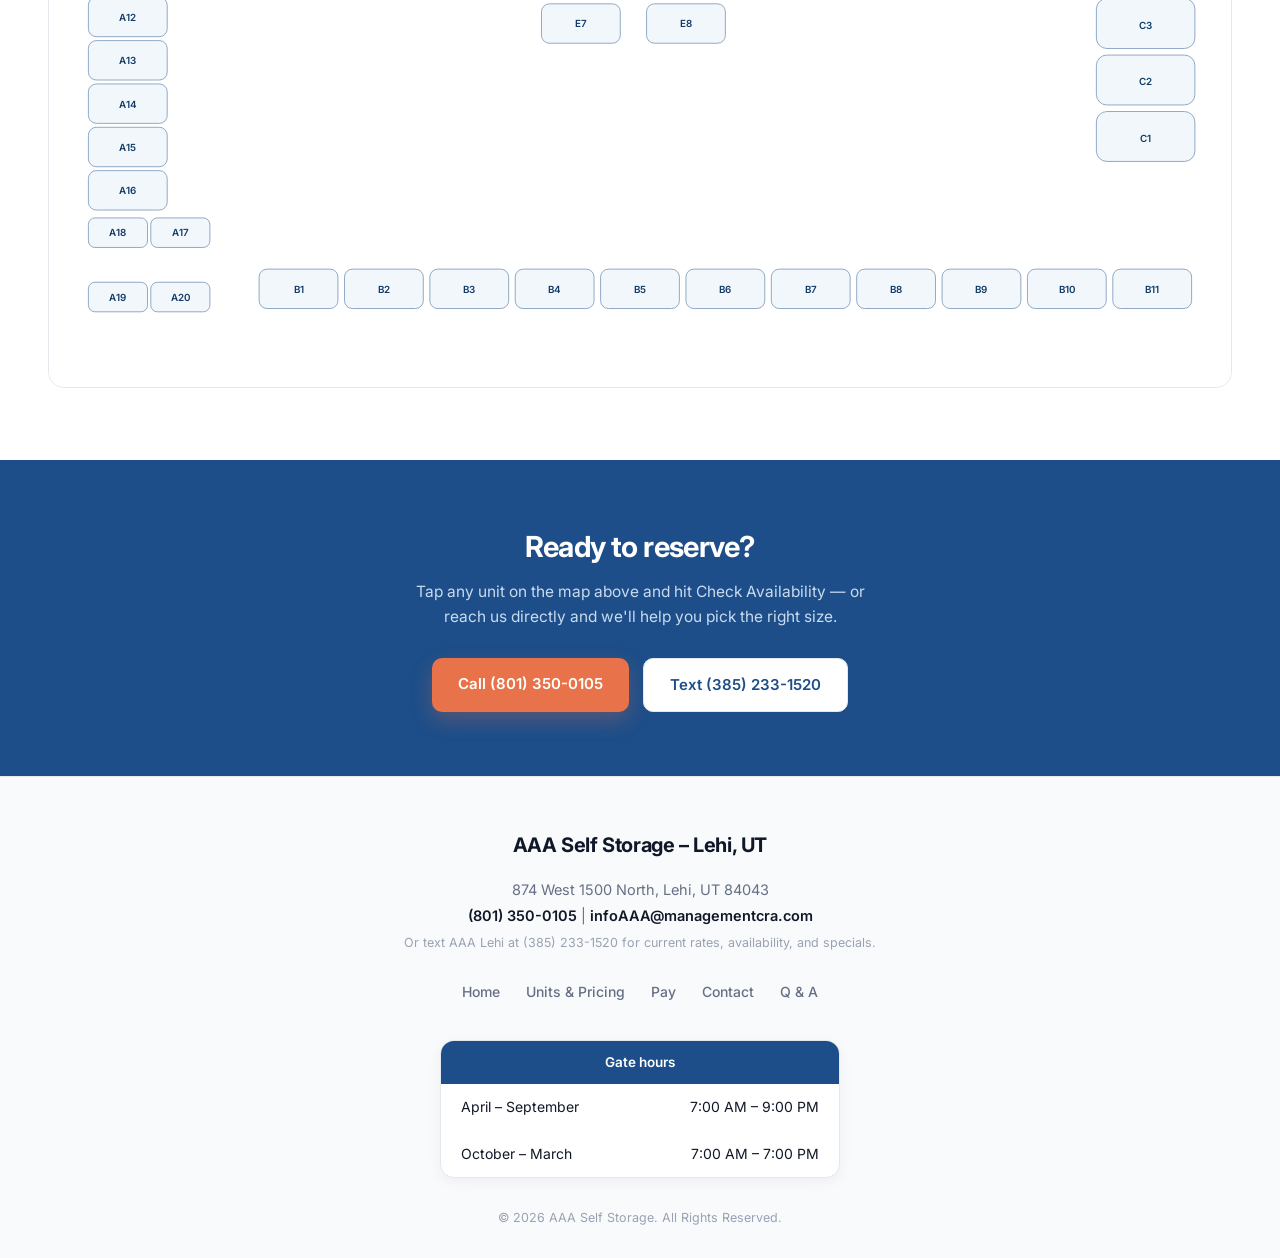
<file: storage-units-pricing.html>
<!DOCTYPE html>
<html lang="en">
<head>
<meta charset="UTF-8">
<meta name="viewport" content="width=device-width, initial-scale=1.0">
<title>Storage Units &amp; Prices in Lehi | AAA Self Storage</title>
<meta name="description" content="Flat monthly storage rates in Lehi, UT from $75/month. Tap any unit on the facility map to see its size and photos, then request availability.">
<link rel="preconnect" href="https://fonts.googleapis.com">
<link rel="preconnect" href="https://fonts.gstatic.com" crossorigin>
<link href="https://fonts.googleapis.com/css2?family=Inter:wght@400;500;600;700&display=swap" rel="stylesheet">
<link rel="stylesheet" href="style.css">
<style>
  .pricing-hero{
    position:relative;min-height:46vh;display:flex;align-items:center;
    background:linear-gradient(180deg, rgba(27,58,87,.55) 0%, rgba(18,42,64,.85) 100%),
               url("images/row-doors-2.jpeg") center 60%/cover no-repeat;
    padding:60px 24px;text-align:center;
  }
  .pricing-hero .inner{max-width:640px;margin:0 auto;}
  .pricing-hero .eyebrow{color:#DCE7EF;font-size:13px;font-weight:600;letter-spacing:0.04em;margin-bottom:12px;}
  .pricing-hero h1{color:#fff;font-size:36px;}
  .pricing-hero p{color:#DCE7EF;font-size:16px;margin-top:12px;}
</style>
</head>
<body>

<header class="site-header">
  <div class="logo"><a href="index.html"><img src="images/logo.png" alt="AAA Self Storage Lehi" class="logo-img"></a></div>
  <nav class="main-nav">
    <a href="index.html">Home</a>
    <a href="storage-units-pricing.html" class="active">Units &amp; Pricing</a>
    <a href="pay.html">Pay</a>
    <a href="contact.html">Contact</a>
    <a href="faq.html">Q &amp; A</a>
  </nav>
  <a class="call-btn" href="tel:+18013500105">
    <svg viewBox="0 0 24 24"><path d="M22 16.92v3a2 2 0 0 1-2.18 2 19.79 19.79 0 0 1-8.63-3.07 19.5 19.5 0 0 1-6-6 19.79 19.79 0 0 1-3.07-8.67A2 2 0 0 1 4.11 2h3a2 2 0 0 1 2 1.72c.127.96.361 1.903.7 2.81a2 2 0 0 1-.45 2.11L8.09 9.91a16 16 0 0 0 6 6l1.27-1.27a2 2 0 0 1 2.11-.45c.907.339 1.85.573 2.81.7A2 2 0 0 1 22 16.92z"/></svg>
    (801) 350-0105
  </a>
</header>

<div class="pricing-hero">
  <div class="inner">
    <div class="eyebrow">874 W 1500 N · Lehi, UT</div>
    <h1>Find your size, browse the map</h1>
    <p>Flat monthly rates, no surprises. Tap any door on the map below to see real photos and request availability.</p>
  </div>
</div>

<section class="section" style="background:var(--cream);padding-bottom:20px;">
  <div class="wrap">
    <div class="door-grid">
      <div class="door-card">
        <div class="icon-wrap"><svg viewBox="0 0 24 24"><path d="M12 3a2 2 0 1 1 2 2c0 1-1.5 1.2-2 2.5"/><path d="M2 16l10-6 10 6"/><path d="M3 16l1.5 4h15l1.5-4"/></svg></div>
        <div class="size">5×10</div>
        <div class="use">50 sq ft · walk-in closet</div>
        <div class="price">$75<span>/mo</span></div>
        <div class="door-hover">
          <div class="size">5×10 · 50 sq ft</div>
          <div class="sub">Like a walk-in closet</div>
          <p>Great for a few boxes, seasonal gear, or a small apartment's overflow.</p>
          <div class="price">$75<span>/mo</span></div>
        </div>
      </div>
      <div class="door-card popular">
        <div class="icon-wrap"><svg viewBox="0 0 24 24"><path d="M2 17v-5a2 2 0 0 1 2-2h16a2 2 0 0 1 2 2v5"/><path d="M2 17h20"/><path d="M6 10V6a1 1 0 0 1 1-1h4a1 1 0 0 1 1 1v4"/></svg></div>
        <span class="door-badge">Most rented</span>
        <div class="size">10×10</div>
        <div class="use">100 sq ft · 1-bed apartment</div>
        <div class="price">$100<span>/mo</span></div>
        <div class="door-hover">
          <div class="size">10×10 · 100 sq ft</div>
          <div class="sub">About half a garage</div>
          <p>Fits a studio or one-bedroom's furniture, boxes, and everyday overflow.</p>
          <div class="price">$100<span>/mo</span></div>
        </div>
      </div>
      <div class="door-card">
        <div class="icon-wrap"><svg viewBox="0 0 24 24"><path d="M3 10.5 12 3l9 7.5"/><path d="M5 9.5V20a1 1 0 0 0 1 1h12a1 1 0 0 0 1-1V9.5"/></svg></div>
        <div class="size">10×20</div>
        <div class="use">200 sq ft · 2-bed home</div>
        <div class="price">$150<span>/mo</span></div>
        <div class="door-hover">
          <div class="size">10×20 · 200 sq ft</div>
          <div class="sub">A one-car garage</div>
          <p>Holds a two-bedroom home's furniture and appliances comfortably.</p>
          <div class="price">$150<span>/mo</span></div>
        </div>
      </div>
      <div class="door-card">
        <div class="icon-wrap"><svg viewBox="0 0 24 24"><path d="M3 10.5 12 3l9 7.5"/><path d="M5 9.5V20a1 1 0 0 0 1 1h12a1 1 0 0 0 1-1V9.5"/><rect x="8" y="12.5" width="3" height="3"/><rect x="13" y="12.5" width="3" height="3"/></svg></div>
        <div class="size">10×25</div>
        <div class="use">250 sq ft · 3–4 bed home</div>
        <div class="price">$175<span>/mo</span></div>
        <div class="door-hover">
          <div class="size">10×25 · 250 sq ft</div>
          <div class="sub">A garage and a half</div>
          <p>Built for a three- or four-bedroom home's furniture, appliances, and boxes.</p>
          <div class="price">$175<span>/mo</span></div>
        </div>
      </div>
      <div class="door-card">
        <div class="icon-wrap"><svg viewBox="0 0 24 24"><path d="M4 16V12l2-4h12l2 4v4"/><path d="M4 16h16"/><circle cx="7.5" cy="16.5" r="1.5"/><circle cx="16.5" cy="16.5" r="1.5"/></svg></div>
        <div class="size">10×30</div>
        <div class="use">300 sq ft · 1.5-car garage</div>
        <div class="price">$200<span>/mo</span></div>
        <div class="door-hover">
          <div class="size">10×30 · 300 sq ft</div>
          <div class="sub">Extra-large, 1.5-car garage</div>
          <p>Ideal for a four- or five-bedroom home or a full renovation.</p>
          <div class="price">$200<span>/mo</span></div>
        </div>
      </div>
    </div>
  </div>
</section>

<section class="section" style="background:var(--cream);" id="reserve">
  <div class="map-intro">
    <span class="eyebrow">Facility map</span>
    <h2>Pick your exact unit</h2>
    <p>Tap any unit below to see its size and real photos, then request availability and we'll confirm what's open.</p>
  </div>

  <div class="aaa-map-container">
    <svg class="aaa-map" id="aaaMap" viewBox="0 0 1800 1400" preserveAspectRatio="xMidYMin meet" role="img" aria-label="AAA Lehi Storage Map">
      <rect x="0" y="0" width="1800" height="1400" class="aaa-bg" rx="24"></rect>
      <text x="900" y="60" text-anchor="middle" class="aaa-title">AAA Lehi Storage Map</text>
      <text x="300" y="140" class="aaa-entrance-label" text-anchor="start">← Entrance</text>

      <g aria-label="A Units">
        <g class="aaa-unit" data-unit="A1"><rect x="60" y="80" width="120" height="60" rx="12"></rect><text x="120" y="116" text-anchor="middle">A1</text></g>
        <g class="aaa-unit" data-unit="A2"><rect x="60" y="146" width="120" height="60" rx="12"></rect><text x="120" y="182" text-anchor="middle">A2</text></g>
        <g class="aaa-unit" data-unit="A3"><rect x="60" y="212" width="120" height="60" rx="12"></rect><text x="120" y="248" text-anchor="middle">A3</text></g>
        <g class="aaa-unit" data-unit="A4"><rect x="60" y="278" width="120" height="60" rx="12"></rect><text x="120" y="314" text-anchor="middle">A4</text></g>
        <g class="aaa-unit" data-unit="A5"><rect x="60" y="344" width="120" height="60" rx="12"></rect><text x="120" y="380" text-anchor="middle">A5</text></g>
        <g class="aaa-unit" data-unit="A6"><rect x="60" y="410" width="120" height="60" rx="12"></rect><text x="120" y="446" text-anchor="middle">A6</text></g>
        <g class="aaa-unit" data-unit="A7"><rect x="60" y="476" width="120" height="60" rx="12"></rect><text x="120" y="512" text-anchor="middle">A7</text></g>
        <g class="aaa-unit" data-unit="A8"><rect x="60" y="542" width="120" height="60" rx="12"></rect><text x="120" y="578" text-anchor="middle">A8</text></g>
        <g class="aaa-unit" data-unit="A9"><rect x="60" y="608" width="120" height="60" rx="12"></rect><text x="120" y="644" text-anchor="middle">A9</text></g>
        <g class="aaa-unit" data-unit="A10"><rect x="60" y="674" width="120" height="60" rx="12"></rect><text x="120" y="710" text-anchor="middle">A10</text></g>
        <g class="aaa-unit" data-unit="A11"><rect x="60" y="740" width="120" height="60" rx="12"></rect><text x="120" y="776" text-anchor="middle">A11</text></g>
        <g class="aaa-unit" data-unit="A12"><rect x="60" y="806" width="120" height="60" rx="12"></rect><text x="120" y="842" text-anchor="middle">A12</text></g>
        <g class="aaa-unit" data-unit="A13"><rect x="60" y="872" width="120" height="60" rx="12"></rect><text x="120" y="908" text-anchor="middle">A13</text></g>
        <g class="aaa-unit" data-unit="A14"><rect x="60" y="938" width="120" height="60" rx="12"></rect><text x="120" y="974" text-anchor="middle">A14</text></g>
        <g class="aaa-unit" data-unit="A15"><rect x="60" y="1004" width="120" height="60" rx="12"></rect><text x="120" y="1040" text-anchor="middle">A15</text></g>
        <g class="aaa-unit" data-unit="A16"><rect x="60" y="1070" width="120" height="60" rx="12"></rect><text x="120" y="1106" text-anchor="middle">A16</text></g>
        <g class="aaa-unit" data-unit="A18"><rect x="60" y="1142" width="90" height="45" rx="10"></rect><text x="105" y="1170" text-anchor="middle">A18</text></g>
        <g class="aaa-unit" data-unit="A17"><rect x="155" y="1142" width="90" height="45" rx="10"></rect><text x="200" y="1170" text-anchor="middle">A17</text></g>
        <g class="aaa-unit" data-unit="A19"><rect x="60" y="1240" width="90" height="45" rx="10"></rect><text x="105" y="1268" text-anchor="middle">A19</text></g>
        <g class="aaa-unit" data-unit="A20"><rect x="155" y="1240" width="90" height="45" rx="10"></rect><text x="200" y="1268" text-anchor="middle">A20</text></g>
      </g>

      <g aria-label="D Units">
        <g class="aaa-unit" data-unit="D1"><rect x="520" y="120" width="120" height="60" rx="12"></rect><text x="580" y="156" text-anchor="middle">D1</text></g>
        <g class="aaa-unit" data-unit="D2"><rect x="652" y="120" width="120" height="60" rx="12"></rect><text x="712" y="156" text-anchor="middle">D2</text></g>
        <g class="aaa-unit" data-unit="D3"><rect x="784" y="120" width="120" height="60" rx="12"></rect><text x="844" y="156" text-anchor="middle">D3</text></g>
        <g class="aaa-unit" data-unit="D4"><rect x="916" y="120" width="120" height="60" rx="12"></rect><text x="976" y="156" text-anchor="middle">D4</text></g>
        <g class="aaa-unit" data-unit="D5"><rect x="1048" y="120" width="120" height="60" rx="12"></rect><text x="1108" y="156" text-anchor="middle">D5</text></g>
        <g class="aaa-unit" data-unit="D6"><rect x="1180" y="120" width="120" height="60" rx="12"></rect><text x="1240" y="156" text-anchor="middle">D6</text></g>
        <g class="aaa-unit" data-unit="D8"><rect x="1340" y="120" width="70" height="60" rx="10"></rect><text x="1375" y="156" text-anchor="middle">D8</text></g>
        <g class="aaa-unit" data-unit="D7"><rect x="1340" y="190" width="70" height="60" rx="10"></rect><text x="1375" y="226" text-anchor="middle">D7</text></g>
      </g>

      <g aria-label="E Units">
        <g class="aaa-unit" data-unit="E1"><rect x="750" y="360" width="120" height="60" rx="12"></rect><text x="810" y="396" text-anchor="middle">E1</text></g>
        <g class="aaa-unit" data-unit="E2"><rect x="750" y="436" width="120" height="60" rx="12"></rect><text x="810" y="472" text-anchor="middle">E2</text></g>
        <g class="aaa-unit" data-unit="E3"><rect x="750" y="512" width="120" height="60" rx="12"></rect><text x="810" y="548" text-anchor="middle">E3</text></g>
        <g class="aaa-unit" data-unit="E4"><rect x="750" y="588" width="120" height="60" rx="12"></rect><text x="810" y="624" text-anchor="middle">E4</text></g>
        <g class="aaa-unit" data-unit="E5"><rect x="750" y="664" width="120" height="60" rx="12"></rect><text x="810" y="700" text-anchor="middle">E5</text></g>
        <g class="aaa-unit" data-unit="E6"><rect x="750" y="740" width="120" height="60" rx="12"></rect><text x="810" y="776" text-anchor="middle">E6</text></g>
        <g class="aaa-unit" data-unit="E7"><rect x="750" y="816" width="120" height="60" rx="12"></rect><text x="810" y="852" text-anchor="middle">E7</text></g>
        <g class="aaa-unit" data-unit="E14"><rect x="910" y="360" width="120" height="60" rx="12"></rect><text x="970" y="396" text-anchor="middle">E14</text></g>
        <g class="aaa-unit" data-unit="E13"><rect x="910" y="436" width="120" height="60" rx="12"></rect><text x="970" y="472" text-anchor="middle">E13</text></g>
        <g class="aaa-unit" data-unit="E12"><rect x="910" y="512" width="120" height="60" rx="12"></rect><text x="970" y="548" text-anchor="middle">E12</text></g>
        <g class="aaa-unit" data-unit="E11"><rect x="910" y="588" width="120" height="60" rx="12"></rect><text x="970" y="624" text-anchor="middle">E11</text></g>
        <g class="aaa-unit" data-unit="E10"><rect x="910" y="664" width="120" height="60" rx="12"></rect><text x="970" y="700" text-anchor="middle">E10</text></g>
        <g class="aaa-unit" data-unit="E9"><rect x="910" y="740" width="120" height="60" rx="12"></rect><text x="970" y="776" text-anchor="middle">E9</text></g>
        <g class="aaa-unit" data-unit="E8"><rect x="910" y="816" width="120" height="60" rx="12"></rect><text x="970" y="852" text-anchor="middle">E8</text></g>
      </g>

      <g aria-label="C Units">
        <g class="aaa-unit" data-unit="C11"><rect x="1595" y="120" width="150" height="76" rx="16"></rect><text x="1670" y="166" text-anchor="middle">C11</text></g>
        <g class="aaa-unit" data-unit="C10"><rect x="1595" y="206" width="150" height="76" rx="16"></rect><text x="1670" y="252" text-anchor="middle">C10</text></g>
        <g class="aaa-unit" data-unit="C9"><rect x="1595" y="292" width="150" height="76" rx="16"></rect><text x="1670" y="338" text-anchor="middle">C9</text></g>
        <g class="aaa-unit" data-unit="C8"><rect x="1595" y="378" width="150" height="76" rx="16"></rect><text x="1670" y="424" text-anchor="middle">C8</text></g>
        <g class="aaa-unit" data-unit="C7"><rect x="1595" y="464" width="150" height="76" rx="16"></rect><text x="1670" y="510" text-anchor="middle">C7</text></g>
        <g class="aaa-unit" data-unit="C6"><rect x="1595" y="550" width="150" height="76" rx="16"></rect><text x="1670" y="596" text-anchor="middle">C6</text></g>
        <g class="aaa-unit" data-unit="C5"><rect x="1595" y="636" width="150" height="76" rx="16"></rect><text x="1670" y="682" text-anchor="middle">C5</text></g>
        <g class="aaa-unit" data-unit="C4"><rect x="1595" y="722" width="150" height="76" rx="16"></rect><text x="1670" y="768" text-anchor="middle">C4</text></g>
        <g class="aaa-unit" data-unit="C3"><rect x="1595" y="808" width="150" height="76" rx="16"></rect><text x="1670" y="854" text-anchor="middle">C3</text></g>
        <g class="aaa-unit" data-unit="C2"><rect x="1595" y="894" width="150" height="76" rx="16"></rect><text x="1670" y="940" text-anchor="middle">C2</text></g>
        <g class="aaa-unit" data-unit="C1"><rect x="1595" y="980" width="150" height="76" rx="16"></rect><text x="1670" y="1026" text-anchor="middle">C1</text></g>
      </g>

      <g aria-label="B Units">
        <g class="aaa-unit" data-unit="B1"><rect x="320" y="1220" width="120" height="60" rx="12"></rect><text x="380" y="1256" text-anchor="middle">B1</text></g>
        <g class="aaa-unit" data-unit="B2"><rect x="450" y="1220" width="120" height="60" rx="12"></rect><text x="510" y="1256" text-anchor="middle">B2</text></g>
        <g class="aaa-unit" data-unit="B3"><rect x="580" y="1220" width="120" height="60" rx="12"></rect><text x="640" y="1256" text-anchor="middle">B3</text></g>
        <g class="aaa-unit" data-unit="B4"><rect x="710" y="1220" width="120" height="60" rx="12"></rect><text x="770" y="1256" text-anchor="middle">B4</text></g>
        <g class="aaa-unit" data-unit="B5"><rect x="840" y="1220" width="120" height="60" rx="12"></rect><text x="900" y="1256" text-anchor="middle">B5</text></g>
        <g class="aaa-unit" data-unit="B6"><rect x="970" y="1220" width="120" height="60" rx="12"></rect><text x="1030" y="1256" text-anchor="middle">B6</text></g>
        <g class="aaa-unit" data-unit="B7"><rect x="1100" y="1220" width="120" height="60" rx="12"></rect><text x="1160" y="1256" text-anchor="middle">B7</text></g>
        <g class="aaa-unit" data-unit="B8"><rect x="1230" y="1220" width="120" height="60" rx="12"></rect><text x="1290" y="1256" text-anchor="middle">B8</text></g>
        <g class="aaa-unit" data-unit="B9"><rect x="1360" y="1220" width="120" height="60" rx="12"></rect><text x="1420" y="1256" text-anchor="middle">B9</text></g>
        <g class="aaa-unit" data-unit="B10"><rect x="1490" y="1220" width="120" height="60" rx="12"></rect><text x="1550" y="1256" text-anchor="middle">B10</text></g>
        <g class="aaa-unit" data-unit="B11"><rect x="1620" y="1220" width="120" height="60" rx="12"></rect><text x="1680" y="1256" text-anchor="middle">B11</text></g>
      </g>
    </svg>
  </div>
</section>

<section class="cta-band">
  <h2>Ready to reserve?</h2>
  <p>Tap any unit on the map above and hit Check Availability — or reach us directly and we'll help you pick the right size.</p>
  <div class="btn-row" style="justify-content:center;">
    <a href="tel:+18013500105" class="btn btn-primary">Call (801) 350-0105</a>
    <a href="sms:+13852331520" class="btn btn-outline">Text (385) 233-1520</a>
  </div>
</section>

<footer>
  <h3>AAA Self Storage – Lehi, UT</h3>
  <div class="addr">
    874 West 1500 North, Lehi, UT 84043<br>
    <a href="tel:+18013500105">(801) 350-0105</a> | <a href="mailto:infoAAA@managementcra.com">infoAAA@managementcra.com</a>
  </div>
  <div class="text-line">Or text AAA Lehi at (385) 233-1520 for current rates, availability, and specials.</div>
  <nav>
    <a href="index.html">Home</a>
    <a href="storage-units-pricing.html">Units &amp; Pricing</a>
    <a href="pay.html">Pay</a>
    <a href="contact.html">Contact</a>
    <a href="faq.html">Q &amp; A</a>
  </nav>
  <div class="hours-sign">
    <div class="head">Gate hours</div>
    <div class="hours-row"><span>April – September</span><span>7:00 AM – 9:00 PM</span></div>
    <div class="hours-row"><span>October – March</span><span>7:00 AM – 7:00 PM</span></div>
  </div>
  <div class="copyright">© 2026 AAA Self Storage. All Rights Reserved.</div>
</footer>

<!-- ===================== UNIT DETAILS MODAL ===================== -->
<div class="aaa-modal" id="aaaModal" aria-hidden="true">
  <div class="aaa-modal__backdrop" data-close="1"></div>
  <div class="aaa-modal__panel" role="dialog" aria-modal="true" aria-labelledby="aaaModalTitle">
    <button class="aaa-modal__close" type="button" aria-label="Close" data-close="1">✕</button>
    <div class="aaa-modal__header">
      <div class="aaa-modal__kicker">Unit details</div>
      <h3 class="aaa-modal__title" id="aaaModalTitle">Unit</h3>
      <div class="aaa-modal__sub" id="aaaModalSub">—</div>
    </div>
    <div class="aaa-card" id="aaaCard"></div>
  </div>
</div>

<!-- ===================== AVAILABILITY FORM MODAL ===================== -->
<div class="aaa-modal" id="aaaAvailabilityModal" aria-hidden="true">
  <div class="aaa-modal__backdrop" data-close="1"></div>
  <div class="aaa-modal__panel" role="dialog" aria-modal="true" aria-labelledby="aaaAvailTitle">
    <button class="aaa-modal__close" type="button" aria-label="Close" data-close="1">✕</button>
    <div class="aaa-modal__header">
      <div class="aaa-modal__icon"><svg viewBox="0 0 24 24"><rect x="3" y="4" width="18" height="18" rx="2"/><line x1="16" y1="2" x2="16" y2="6"/><line x1="8" y1="2" x2="8" y2="6"/><line x1="3" y1="10" x2="21" y2="10"/><path d="m9 16 2 2 4-4"/></svg></div>
      <div class="aaa-modal__kicker">Check availability</div>
      <h3 class="aaa-modal__title" id="aaaAvailTitle">Unit <span id="aaaUnitLabel">—</span></h3>
      <div class="aaa-modal__sub">Fill this out and we'll get back to you shortly.</div>
    </div>
    <div class="aaa-card">
      <form name="availability" method="POST" data-netlify="true" netlify-honeypot="bot-field" enctype="multipart/form-data" id="availabilityForm">
        <input type="hidden" name="form-name" value="availability">
        <input type="hidden" name="unit-id" id="availUnitId" value="">
        <p style="display:none;"><label>Don't fill this out: <input name="bot-field"></label></p>

        <div class="name-row">
          <div class="form-field">
            <label for="avail-name">Full name *</label>
            <input type="text" id="avail-name" name="name" required>
          </div>
          <div class="form-field">
            <label for="avail-phone">Phone number *</label>
            <input type="tel" id="avail-phone" name="phone" required>
          </div>
        </div>
        <div class="form-field">
          <label for="avail-email">Email address *</label>
          <input type="email" id="avail-email" name="email" required>
        </div>
        <div class="form-field">
          <label>Select desired unit size(s) *</label>
          <div class="chip-group">
            <input type="checkbox" name="unit-size" value="5x10" id="size-5x10"><label for="size-5x10">5×10</label>
            <input type="checkbox" name="unit-size" value="10x10" id="size-10x10"><label for="size-10x10">10×10</label>
            <input type="checkbox" name="unit-size" value="10x20" id="size-10x20"><label for="size-10x20">10×20</label>
            <input type="checkbox" name="unit-size" value="10x25" id="size-10x25"><label for="size-10x25">10×25</label>
            <input type="checkbox" name="unit-size" value="10x30" id="size-10x30"><label for="size-10x30">10×30</label>
          </div>
        </div>
        <div class="form-field">
          <label for="avail-message">Message</label>
          <textarea id="avail-message" name="message" rows="3">A new storage availability inquiry has been submitted.</textarea>
        </div>
        <div class="form-field">
          <label>Upload ID (optional, required to rent)</label>
          <div class="file-drop">
            <svg viewBox="0 0 24 24"><path d="M21 15v4a2 2 0 0 1-2 2H5a2 2 0 0 1-2-2v-4"/><polyline points="17 8 12 3 7 8"/><line x1="12" y1="3" x2="12" y2="15"/></svg>
            <span id="fileDropText">Click to upload, or drag a file here</span>
            <input type="file" id="avail-id-upload" name="id-upload">
          </div>
        </div>
        <button type="submit" class="submit-btn" style="width:100%;">Request availability</button>
      </form>
    </div>
  </div>
</div>

<script>
(function(){
  var sizeData = {
    "5x10": {
      title: "5 x 10 Storage Unit", tagline: "Walk-in closet–sized storage, easy drive-up access.", sqft: "50 sq ft",
      paragraphs: [
        "Our 5x10 storage units in Lehi, UT offer the perfect solution for extra space, comparable to a walk-in closet. Ideal for storing sofas, mattress sets, dining sets, chests of drawers, and other small items.",
        "With ground-floor access and drive-up availability, loading and unloading is quick and hassle-free."
      ],
      features: ["5x10 self-storage units", "Walk-in closet–sized space", "Ground-level, drive-up access", "Flexible month-to-month or long-term rentals"],
      closing: "Reserve your 5x10 storage unit in Lehi, UT today.",
      images: ["images/5x10.jpeg", "images/sign.jpeg"]
    },
    "10x10": {
      title: "10 x 10 Storage Unit", tagline: "A smart, flexible option for extra space.", sqft: "100 sq ft",
      paragraphs: [
        "Our 10x10 storage units in Lehi, UT are the perfect solution for extra space. About half the size of a standard garage, these units are ideal for storing the contents of a one-bedroom or studio apartment.",
        "Enjoy secure, gated access, ground-floor convenience, and drive-up access that makes loading and unloading quick and easy."
      ],
      features: ["10x10 self-storage units", "Secure gated facility", "Ground-level, drive-up access", "Month-to-month rentals available"],
      closing: "Reserve your 10x10 storage unit in Lehi, Utah today.",
      images: ["images/10x10-a.jpeg", "images/10x10-b.jpeg"]
    },
    "10x20": {
      title: "10 x 20 Storage Unit", tagline: "Spacious, convenient storage comparable to a standard one-car garage.", sqft: "200 sq ft",
      paragraphs: [
        "Our 10x20 storage units in Lehi, UT offer spacious, convenient storage comparable to a standard one-car garage. Perfect for storing the contents of a two-bedroom home.",
        "Located in a secure, gated storage facility, these units feature ground-floor access and drive-up convenience."
      ],
      features: ["10x20 self-storage units", "Secure gated facility", "Ground-level, drive-up access", "Month-to-month and long term rentals available"],
      closing: "Reserve your 10x20 storage unit in Lehi, Utah today.",
      images: ["images/10x20.jpeg"]
    },
    "10x25": {
      title: "10 x 25 Storage Unit", tagline: "Large garage-size storage space for bigger moves.", sqft: "250 sq ft",
      paragraphs: [
        "Our 10x25 storage units in Lehi, UT provide large garage-size storage space, ideal for storing the contents of a three- or four-bedroom home.",
        "Designed for convenience, these units feature ground-floor access and drive-up availability."
      ],
      features: ["10x25 self-storage units", "Large garage-size space", "Ground-level, drive-up access", "Month-to-month and long term rentals available"],
      closing: "Reserve your 10x25 storage unit in Lehi, Utah today.",
      images: ["images/10x25-b.jpeg", "images/10x25.jpeg", "images/10x25-c.jpeg"]
    },
    "10x30": {
      title: "10 x 30 Storage Unit", tagline: "Extra-large storage comparable to a 1.5 car garage.", sqft: "300 sq ft",
      paragraphs: [
        "Our 10x30 storage units in Lehi, UT offer extra-large storage space comparable to a one-and-a-half car garage, ideal for a four- or five-bedroom home.",
        "With ground-floor access and drive-up availability, loading and unloading is fast and convenient."
      ],
      features: ["10x30 self-storage units", "Extra-large garage-size space", "Ground-level, drive-up access", "Month-to-month and long term rentals available"],
      closing: "Reserve your 10x30 storage unit in Lehi, Utah today.",
      images: ["images/10x30.jpeg", "images/10x30-b.jpeg", "images/10x30-c.jpeg"]
    }
  };

  function getSizeForUnit(id){
    var letter = id.charAt(0);
    var num = parseInt(id.slice(1), 10);
    if (letter === 'A') return num <= 16 ? '10x20' : '10x10';
    if (letter === 'B') return '10x25';
    if (letter === 'C') return '10x30';
    if (letter === 'D') return num <= 6 ? '10x20' : '5x10';
    if (letter === 'E') return '10x20';
    return '10x20';
  }

  var galleryIndex = 0, currentImages = [];

  function renderGallery(images){
    currentImages = images; galleryIndex = 0;
    var html = '<div class="aaa-gallery" id="aaaGallery">';
    images.forEach(function(src, i){ html += '<img src="' + src + '" class="' + (i === 0 ? 'is-active' : '') + '" alt="">'; });
    if (images.length > 1) {
      html += '<div class="aaa-gbtn aaa-gbtn--prev" data-nav="-1">‹</div><div class="aaa-gbtn aaa-gbtn--next" data-nav="1">›</div>';
    }
    html += '</div>';
    return html;
  }

  function showGalleryImage(idx){
    var gallery = document.getElementById('aaaGallery');
    if (!gallery) return;
    gallery.querySelectorAll('img').forEach(function(img, i){ img.classList.toggle('is-active', i === idx); });
  }

  function openUnitModal(unitId){
    var sizeKey = getSizeForUnit(unitId);
    var data = sizeData[sizeKey];
    document.getElementById('aaaModalTitle').textContent = unitId;
    document.getElementById('aaaModalSub').textContent = data.tagline;

    var cardHtml = renderGallery(data.images);
    cardHtml += '<h2 style="font-family:Inter,sans-serif;font-weight:700;font-size:22px;color:var(--navy);margin:0 0 4px;">' + data.title + '</h2>';
    cardHtml += '<div class="aaa-desc"><p class="sqft">' + data.sqft + '</p>';
    data.paragraphs.forEach(function(p){ cardHtml += '<p>' + p + '</p>'; });
    cardHtml += '<ul>';
    data.features.forEach(function(f){ cardHtml += '<li>' + f + '</li>'; });
    cardHtml += '</ul><p>' + data.closing + '</p></div>';
    cardHtml += '<div class="aaa-card__cta"><button type="button" class="aaa-btn" id="checkAvailBtn" data-unit="' + unitId + '" data-size="' + sizeKey + '">Check availability</button></div>';

    document.getElementById('aaaCard').innerHTML = cardHtml;
    document.getElementById('aaaModal').setAttribute('aria-hidden', 'false');
  }

  function closeModal(modal){ modal.setAttribute('aria-hidden', 'true'); }

  function openAvailabilityModal(unitId, sizeKey){
    document.getElementById('aaaUnitLabel').textContent = unitId;
    document.getElementById('availUnitId').value = unitId;
    document.querySelectorAll('.chip-group input[type="checkbox"]').forEach(function(cb){ cb.checked = false; });
    var match = document.getElementById('size-' + sizeKey);
    if (match) match.checked = true;
    document.getElementById('aaaAvailabilityModal').setAttribute('aria-hidden', 'false');
  }

  document.querySelectorAll('.aaa-unit').forEach(function(unit){
    unit.addEventListener('click', function(){ openUnitModal(unit.getAttribute('data-unit')); });
  });

  document.addEventListener('click', function(e){
    if (e.target.matches('[data-close]')) closeModal(e.target.closest('.aaa-modal'));
    if (e.target.id === 'checkAvailBtn') {
      closeModal(document.getElementById('aaaModal'));
      openAvailabilityModal(e.target.getAttribute('data-unit'), e.target.getAttribute('data-size'));
    }
    if (e.target.matches('[data-nav]')) {
      var dir = parseInt(e.target.getAttribute('data-nav'), 10);
      galleryIndex = (galleryIndex + dir + currentImages.length) % currentImages.length;
      showGalleryImage(galleryIndex);
    }
  });

  document.addEventListener('keydown', function(e){
    if (e.key === 'Escape') document.querySelectorAll('.aaa-modal[aria-hidden="false"]').forEach(closeModal);
  });

  var fileInput = document.getElementById('avail-id-upload');
  if (fileInput) {
    fileInput.addEventListener('change', function(){
      var label = document.getElementById('fileDropText');
      if (this.files && this.files[0]) {
        label.textContent = this.files[0].name;
        label.classList.add('file-name');
      } else {
        label.textContent = 'Click to upload, or drag a file here';
        label.classList.remove('file-name');
      }
    });
  }

  document.querySelectorAll('.door-card').forEach(function(card){
    card.addEventListener('click', function(e){
      if (window.matchMedia('(hover: hover)').matches) return;
      var wasOpen = card.classList.contains('revealed');
      document.querySelectorAll('.door-card.revealed').forEach(function(c){ c.classList.remove('revealed'); });
      if (!wasOpen) card.classList.add('revealed');
    });
  });
})();
</script>

</body>
</html>
</file>
<file: style.css>
:root{
  --blue:#1D4E89;
  --blue-deep:#123A66;
  --blue-light:#EAF2FB;
  --blue-bright:#2E6FC7;
  --accent:#E8734A;
  --accent-dark:#CC5E38;
  --white:#FFFFFF;
  --ink:#101828;
  --gray:#667085;
  --gray-light:#98A2B3;
  --border:#E4E7EC;
  --surface:#F8FAFC;
}
*{box-sizing:border-box;}
html{scroll-behavior:smooth;}
body{
  margin:0;
  font-family:"Inter",sans-serif;
  background:var(--white);
  color:var(--ink);
  line-height:1.6;
}
h1,h2,h3{font-family:"Inter",sans-serif;margin:0;font-weight:700;letter-spacing:-0.02em;}
a{color:inherit;}
img{max-width:100%;display:block;}
.wrap{max-width:1320px;margin:0 auto;padding:0 24px;}
.wrap-narrow{max-width:720px;margin:0 auto;padding:0 24px;}

/* ===== Header ===== */
header.site-header{
  background:var(--white);
  padding:16px 24px;
  display:flex;align-items:center;justify-content:space-between;flex-wrap:wrap;gap:16px;
  position:sticky;top:0;z-index:500;
  border-bottom:1px solid var(--border);
}
.logo{display:flex;align-items:center;}
.logo-img{height:52px;width:auto;display:block;}
nav.main-nav{display:flex;gap:30px;align-items:center;}
nav.main-nav a{
  color:var(--gray);text-decoration:none;font-size:15px;font-weight:500;
  padding-bottom:3px;border-bottom:2px solid transparent;
}
nav.main-nav a.active,nav.main-nav a:hover{border-bottom-color:var(--blue);color:var(--blue);}
.call-btn{
  background:var(--blue);color:#fff;text-decoration:none;padding:11px 22px;
  font-weight:600;font-size:14px;display:inline-flex;align-items:center;gap:8px;
  white-space:nowrap;border-radius:8px;
  transition:background .15s ease;
}
.call-btn:hover{background:var(--blue-deep);}
.call-btn svg{width:15px;height:15px;fill:#fff;}

/* ===== Hero (two-column, flat light background) ===== */
.hero{background:linear-gradient(180deg, var(--blue-light) 0%, #fff 100%);padding:72px 24px;}
.hero-grid{max-width:1320px;margin:0 auto;display:grid;grid-template-columns:1.05fr 0.95fr;gap:56px;align-items:center;}
.hero .kicker{
  display:inline-flex;align-items:center;gap:8px;background:#fff;color:var(--blue);
  font-size:13px;font-weight:600;padding:7px 14px;border-radius:999px;margin-bottom:20px;
  border:1px solid var(--border);
}
.hero .kicker::before{content:"";width:7px;height:7px;border-radius:50%;background:var(--accent);display:block;}
.hero h1{color:var(--ink);font-size:44px;line-height:1.15;font-weight:700;}
.hero h1 .accent-word{color:var(--blue);}
.hero .lede{color:var(--gray);font-size:17px;max-width:480px;margin-top:18px;line-height:1.65;}
.hero .price-row{display:flex;align-items:center;gap:14px;margin-top:26px;}
.hero .price-badge{
  display:inline-flex;flex-direction:column;background:#fff;border:1px solid var(--border);
  border-radius:14px;padding:12px 18px;box-shadow:0 4px 14px rgba(16,24,40,.06);
}
.hero .price-badge .amt{font-weight:700;font-size:24px;color:var(--blue);}
.hero .price-badge .sub{font-size:12px;color:var(--gray-light);}
.btn-row{display:flex;gap:14px;flex-wrap:wrap;margin-top:28px;}
.btn{
  display:inline-block;padding:14px 26px;font-weight:600;font-size:15px;text-decoration:none;
  border-radius:10px;border:none;cursor:pointer;font-family:"Inter",sans-serif;
  transition:transform .12s ease, box-shadow .12s ease, background .12s ease;
}
.btn-primary{background:var(--accent);color:#fff;box-shadow:0 8px 20px rgba(232,115,74,.28);}
.btn-primary:hover{background:var(--accent-dark);}
.btn-outline{background:#fff;color:var(--blue);border:1.5px solid var(--border);}
.btn-outline:hover{border-color:var(--blue);}
.hero-photo{
  border-radius:20px;overflow:hidden;box-shadow:0 20px 50px rgba(16,24,40,.12);
  aspect-ratio:4/3.2;
}
.hero-photo img{width:100%;height:100%;object-fit:cover;}

/* ===== Feature strip (light, minimal) ===== */
.feature-strip{background:var(--surface);border-top:1px solid var(--border);border-bottom:1px solid var(--border);padding:0;}
.feature-strip .wrap{display:flex;flex-wrap:wrap;}
.feature-item{flex:1 1 220px;text-align:center;padding:30px 16px;}
.feature-item .icon-wrap{
  width:44px;height:44px;border-radius:12px;background:var(--blue-light);
  display:flex;align-items:center;justify-content:center;margin:0 auto 12px;
}
.feature-item svg{width:20px;height:20px;stroke:var(--blue);fill:none;stroke-width:1.8;}
.feature-item .ft-title{font-weight:600;color:var(--ink);font-size:14.5px;}
.feature-item .ft-sub{color:var(--gray);font-size:13px;margin-top:3px;}

/* ===== Sections ===== */
.section{padding:72px 24px;}
.section-head{text-align:center;max-width:600px;margin:0 auto 44px;}
.section-head .eyebrow{display:block;font-size:13px;color:var(--blue);font-weight:600;letter-spacing:0.03em;margin-bottom:10px;}
.section-head h2{font-size:30px;color:var(--ink);}
.section-head p{color:var(--gray);font-size:15.5px;margin-top:10px;}

/* ===== Pricing cards (clean, minimal) ===== */
.door-grid{display:grid;grid-template-columns:repeat(5,1fr);gap:18px;}
.door-card{
  background:#fff;border:1px solid var(--border);border-radius:16px;
  overflow:hidden;position:relative;transition:transform .15s ease, box-shadow .15s ease, border-color .15s ease;
  padding:26px 18px;text-align:center;isolation:isolate;
}
.door-card:hover{transform:translateY(-4px);box-shadow:0 16px 32px rgba(16,24,40,.09);}
.door-card.popular{border-color:var(--blue);box-shadow:0 8px 24px rgba(29,78,137,.12);}
.door-card .icon-wrap{
  width:40px;height:40px;border-radius:10px;background:var(--blue-light);
  display:flex;align-items:center;justify-content:center;margin:0 auto 14px;position:relative;z-index:1;
}
.door-card.popular .icon-wrap{background:var(--blue);}
.door-card svg{width:18px;height:18px;stroke:var(--blue);fill:none;stroke-width:1.8;}
.door-card.popular svg{stroke:#fff;}
.door-badge{
  font-size:11px;font-weight:600;background:var(--blue);color:#fff;
  padding:3px 10px;border-radius:999px;display:inline-block;margin-bottom:10px;position:relative;z-index:1;
}
.door-card .size, .door-card .use, .door-card .price{position:relative;z-index:1;}
.door-card:hover .size, .door-card:hover .use, .door-card:hover .price,
.door-card.revealed .size, .door-card.revealed .use, .door-card.revealed .price{visibility:hidden;}
.door-card .size{font-weight:700;font-size:19px;color:var(--ink);}
.door-card .use{color:var(--gray);font-size:12.5px;margin:6px 0;}
.door-card .price{font-weight:700;font-size:22px;color:var(--blue);margin-top:8px;}
.door-card .price span{font-size:12px;font-weight:400;color:var(--gray-light);}
.price-link{text-align:center;margin-top:32px;}
.price-link a{color:var(--blue);font-weight:600;text-decoration:none;font-size:14.5px;}
.price-link a:hover{text-decoration:underline;}

/* Hover-reveal description on size cards */
.door-hover{
  position:absolute;top:0;left:0;right:0;bottom:0;width:100%;height:100%;
  background:var(--blue);color:#fff;z-index:2;overflow:hidden;
  display:flex;flex-direction:column;justify-content:center;align-items:center;
  padding:18px 16px;opacity:0;transform:translateY(10px);
  transition:opacity .2s ease, transform .2s ease;pointer-events:none;text-align:center;
}
.door-card:hover .door-hover, .door-card.revealed .door-hover{opacity:1;transform:translateY(0);}
.door-hover .size{color:#fff;font-size:15px;margin-bottom:10px;}
.door-hover .sub{font-weight:700;font-size:14.5px;margin-bottom:6px;color:#fff;}
.door-hover p{font-size:12.5px;line-height:1.55;margin:0;color:#DCE9F7;}
.door-hover .price{color:#fff;margin-top:12px;}
.door-hover .price span{color:#B9D3EC;}

/* ===== Steps ===== */
.steps-strip{background:var(--surface);padding:60px 24px;border-top:1px solid var(--border);}
.steps-grid{display:grid;grid-template-columns:repeat(3,1fr);gap:32px;}
.step{text-align:center;}
.step .num{
  font-weight:700;font-size:15px;color:#fff;background:var(--blue);width:36px;height:36px;
  border-radius:10px;display:flex;align-items:center;justify-content:center;margin:0 auto 16px;
}
.step h3{color:var(--ink);font-size:16px;font-weight:600;}
.step p{color:var(--gray);font-size:13.5px;margin-top:6px;}

/* ===== Testimonial / info strip ===== */
.testi-grid{display:grid;grid-template-columns:1fr 1fr;gap:40px;align-items:center;}
.ticket{
  background:#fff;border:1px solid var(--border);border-radius:16px;padding:30px;
  box-shadow:0 4px 14px rgba(16,24,40,.05);
}
.ticket .stars{color:var(--accent);letter-spacing:2px;margin-bottom:12px;display:block;font-size:15px;}
.ticket p{font-size:16.5px;line-height:1.65;color:var(--ink);margin:0 0 14px;}
.ticket .attr{font-size:13px;color:var(--gray);font-weight:500;}
.info-block strong{color:var(--ink);display:block;font-size:16px;margin-bottom:8px;}
.info-block p{color:var(--gray);font-size:14.5px;margin:0 0 18px;}
.directions-btn{
  display:inline-block;border:1.5px solid var(--border);border-radius:10px;color:var(--blue);
  text-decoration:none;font-size:13.5px;font-weight:600;padding:10px 20px;
}
.directions-btn:hover{border-color:var(--blue);}

/* ===== CTA band (solid blue) ===== */
.cta-band{background:var(--blue);padding:64px 24px;text-align:center;}
.cta-band h2{color:#fff;font-size:29px;}
.cta-band p{color:#C9DBEE;font-size:15.5px;margin-top:10px;max-width:460px;margin-left:auto;margin-right:auto;}
.cta-fine{color:#AFC7E0;font-size:13.5px;margin-top:20px;}
.cta-fine a{color:#fff;text-decoration:underline;}

/* ===== Footer (light, to break up stacked navy blocks) ===== */
footer{background:var(--surface);padding:52px 24px 30px;text-align:center;border-top:1px solid var(--border);}
footer h3{color:var(--ink);font-size:20px;font-weight:700;}
footer .addr{color:var(--gray);font-size:14.5px;margin-top:16px;line-height:1.8;}
footer .addr a{color:var(--ink);text-decoration:none;font-weight:600;}
footer .text-line{color:var(--gray-light);font-size:12.5px;margin-top:4px;}
footer nav{margin-top:28px;display:flex;gap:26px;justify-content:center;flex-wrap:wrap;}
footer nav a{color:var(--gray);text-decoration:none;font-size:14px;font-weight:500;}
footer nav a:hover{color:var(--blue);}
.hours-sign{
  max-width:400px;margin:36px auto 0;background:#fff;border-radius:14px;overflow:hidden;
  border:1px solid var(--border);box-shadow:0 4px 14px rgba(16,24,40,.05);
}
.hours-sign .head{background:var(--blue);color:#fff;font-weight:600;font-size:13.5px;padding:11px;}
.hours-row{display:flex;justify-content:space-between;padding:12px 20px;color:var(--ink);font-size:14px;}
.hours-row:first-of-type{border-bottom:1px solid var(--border);}
.copyright{color:var(--gray-light);font-size:12.5px;margin-top:30px;}

/* ===== Page hero (secondary pages) ===== */
.page-hero{background:linear-gradient(180deg, var(--blue-light) 0%, #fff 100%);padding:56px 24px;text-align:center;}
.page-hero .eyebrow{color:var(--blue);font-size:13px;font-weight:600;letter-spacing:0.03em;margin-bottom:10px;}
.page-hero h1{color:var(--ink);font-size:34px;}
.page-hero p{color:var(--gray);font-size:16px;margin-top:12px;max-width:560px;margin-left:auto;margin-right:auto;}

/* ===== Generic soft card ===== */
.soft-card{background:#fff;border:1px solid var(--border);border-radius:16px;box-shadow:0 4px 14px rgba(16,24,40,.05);padding:28px;}

/* ===== Accordion (FAQ) ===== */
.accordion{max-width:760px;margin:0 auto;display:flex;flex-direction:column;gap:10px;}
.accordion-item{background:#fff;border:1px solid var(--border);border-radius:12px;overflow:hidden;}
.accordion-item summary{
  list-style:none;cursor:pointer;padding:19px 22px;display:flex;align-items:center;
  justify-content:space-between;gap:16px;font-weight:600;font-size:15.5px;color:var(--ink);
}
.accordion-item summary::-webkit-details-marker{display:none;}
.accordion-item summary .plus{
  flex:0 0 auto;width:24px;height:24px;border-radius:6px;background:var(--blue-light);
  color:var(--blue);display:flex;align-items:center;justify-content:center;font-size:15px;font-weight:700;
  transition:transform .2s ease;
}
.accordion-item[open] summary .plus{transform:rotate(45deg);}
.accordion-item .accordion-body{padding:0 22px 20px;color:var(--gray);font-size:14.5px;line-height:1.7;}
.accordion-item .accordion-body strong{color:var(--ink);}
.accordion-item .accordion-body a{color:var(--blue);text-decoration:none;font-weight:600;}
.accordion-item .accordion-body ul{margin:10px 0;padding-left:20px;}
.accordion-item .accordion-body li{margin:6px 0;}

/* ===== Two-up step cards (Pay page) ===== */
.step-cards{display:grid;grid-template-columns:1fr 1fr;gap:22px;max-width:880px;margin:0 auto;}
.step-card{background:#fff;border:1px solid var(--border);border-radius:16px;padding:30px;text-align:center;box-shadow:0 4px 14px rgba(16,24,40,.05);}
.step-card .icon-circle{width:50px;height:50px;border-radius:12px;background:var(--blue-light);display:flex;align-items:center;justify-content:center;margin:0 auto 16px;}
.step-card .icon-circle svg{width:22px;height:22px;stroke:var(--blue);fill:none;stroke-width:1.8;}
.step-card h3{color:var(--ink);font-size:18px;margin-bottom:10px;}
.step-card p{color:var(--gray);font-size:14px;line-height:1.65;margin:0 0 20px;}

/* ===== Contact layout ===== */
.contact-layout{display:grid;grid-template-columns:0.85fr 1.15fr;gap:26px;max-width:1000px;margin:0 auto;align-items:start;}
.contact-info-list{display:flex;flex-direction:column;gap:18px;}
.contact-row{display:flex;gap:16px;align-items:flex-start;}
.contact-row .icon-circle{flex:0 0 auto;width:40px;height:40px;border-radius:10px;background:var(--blue-light);display:flex;align-items:center;justify-content:center;}
.contact-row .icon-circle svg{width:18px;height:18px;stroke:var(--blue);fill:none;stroke-width:1.8;}
.contact-row strong{display:block;color:var(--ink);font-size:15px;margin-bottom:2px;}
.contact-row a{color:var(--ink);text-decoration:none;font-weight:600;font-size:15.5px;}
.contact-row .small{color:var(--gray);font-size:13px;display:block;margin-top:2px;}

/* ===== Form elements (shared) ===== */
.form-field{margin-bottom:18px;}
.form-field label{display:block;color:var(--ink);font-size:14px;font-weight:600;margin-bottom:6px;}
.form-field label em{font-style:italic;font-weight:400;font-size:12.5px;display:block;margin-top:4px;color:var(--gray);}
.form-field input, .form-field textarea{
  width:100%;padding:11px 14px;border-radius:10px;border:1.5px solid var(--border);
  font-family:"Inter",sans-serif;font-size:15px;background:#fff;color:var(--ink);
}
.form-field input:focus, .form-field textarea:focus{outline:none;border-color:var(--blue);}
.form-field textarea{min-height:110px;resize:vertical;}
.name-row{display:flex;gap:14px;}
.name-row .form-field{flex:1;}
.submit-btn{
  background:var(--accent);color:#fff;border:none;padding:13px 28px;border-radius:10px;
  font-weight:600;font-size:15px;cursor:pointer;font-family:"Inter",sans-serif;
  transition:background .15s ease;
}
.submit-btn:hover{background:var(--accent-dark);}

/* Chip-style checkbox group (unit sizes) */
.chip-group{display:flex;flex-wrap:wrap;gap:10px;}
.chip-group input[type="checkbox"]{position:absolute;opacity:0;width:0;height:0;}
.chip-group label{
  display:inline-flex;align-items:center;gap:6px;padding:9px 18px;border:1.5px solid var(--border);
  border-radius:999px;font-size:13.5px;font-weight:600;color:var(--gray);cursor:pointer;
  transition:all .15s ease;margin:0;
}
.chip-group input[type="checkbox"]:checked + label{
  background:var(--blue);border-color:var(--blue);color:#fff;
}
.chip-group input[type="checkbox"]:focus-visible + label{outline:2px solid var(--blue);outline-offset:2px;}

/* Styled file upload dropzone */
.file-drop{
  border:1.5px dashed var(--border);border-radius:12px;padding:22px;text-align:center;
  color:var(--gray);font-size:13.5px;cursor:pointer;position:relative;transition:border-color .15s ease, background .15s ease;
}
.file-drop:hover{border-color:var(--blue);background:var(--blue-light);}
.file-drop input[type="file"]{position:absolute;inset:0;opacity:0;cursor:pointer;width:100%;height:100%;}
.file-drop svg{width:22px;height:22px;stroke:var(--blue);fill:none;stroke-width:1.8;margin:0 auto 8px;display:block;}
.file-drop .file-name{color:var(--ink);font-weight:600;margin-top:4px;}

/* ===== Map section (Units & Pricing) ===== */
.pricing-hero{background:linear-gradient(180deg, var(--blue-light) 0%, #fff 100%);padding:60px 24px;text-align:center;}
.pricing-hero .inner{max-width:640px;margin:0 auto;}
.pricing-hero .eyebrow{color:var(--blue);font-size:13px;font-weight:600;letter-spacing:0.03em;margin-bottom:12px;}
.pricing-hero h1{color:var(--ink);font-size:34px;}
.pricing-hero p{color:var(--gray);font-size:16px;margin-top:12px;}
.map-intro{text-align:center;max-width:620px;margin:0 auto 30px;}
.map-intro .eyebrow{display:block;color:var(--blue);font-size:13px;font-weight:600;margin-bottom:8px;}
.map-intro h2{color:var(--ink);font-size:28px;}
.map-intro p{color:var(--gray);font-size:15px;margin-top:8px;}
.aaa-map-container{max-width:1320px;margin:0 auto;padding:0 24px;overflow:visible;}
.aaa-map{width:100%;height:auto;display:block;border-radius:16px;border:1px solid var(--border);}
.aaa-bg{fill:#fff;}
.aaa-title{font-family:"Inter",sans-serif;font-weight:700;font-size:20px;fill:var(--ink);}
.aaa-entrance-label{font-family:"Inter",sans-serif;font-size:15px;fill:var(--blue);font-weight:600;}
.aaa-unit{cursor:pointer;}
.aaa-unit rect{fill:var(--blue-light);stroke:var(--blue);stroke-width:1.2;opacity:.6;transition:opacity .15s ease, fill .15s ease;}
.aaa-unit:hover rect{opacity:1;fill:#fff;stroke:var(--accent);stroke-width:2;}
.aaa-unit text{font-family:"Inter",sans-serif;font-weight:600;font-size:15px;pointer-events:none;fill:var(--blue-deep);}

/* Unit modal */
.aaa-modal{position:fixed;inset:0;display:none;z-index:999999;}
.aaa-modal[aria-hidden="false"]{display:block;}
.aaa-modal__backdrop{position:absolute;inset:0;background:rgba(16,24,40,.5);backdrop-filter:blur(3px);}
.aaa-modal__panel{
  position:relative;width:min(680px, calc(100% - 24px));margin:6vh auto;background:#fff;
  border-radius:20px;box-shadow:0 30px 70px rgba(16,24,40,.25);
  max-height:86vh;overflow:hidden;display:flex;flex-direction:column;
}
@media (max-width:720px){.aaa-modal__panel{margin:4vh 12px;}}
.aaa-modal__header{padding:26px 24px 18px;background:var(--blue-light);flex:0 0 auto;position:relative;}
.aaa-modal__icon{
  width:44px;height:44px;border-radius:12px;background:var(--blue);display:flex;align-items:center;
  justify-content:center;margin-bottom:12px;
}
.aaa-modal__icon svg{width:20px;height:20px;stroke:#fff;fill:none;stroke-width:1.8;}
.aaa-modal__kicker{font-size:12px;font-weight:600;letter-spacing:.06em;text-transform:uppercase;color:var(--blue);}
.aaa-modal__title{font-weight:700;font-size:26px;color:var(--ink);margin:6px 0 2px;}
.aaa-modal__sub{font-size:14px;color:var(--gray);}
.aaa-modal__close{
  position:absolute;right:16px;top:16px;width:38px;height:38px;display:grid;place-items:center;padding:0;
  font-size:17px;font-weight:700;border-radius:10px;border:none;background:#fff;color:var(--ink);
  box-shadow:0 4px 12px rgba(0,0,0,.12);cursor:pointer;
}
.aaa-card{padding:20px 24px 24px;overflow-y:auto;font-family:"Inter",sans-serif;}
.aaa-gallery{position:relative;width:100%;height:250px;border-radius:14px;overflow:hidden;background:var(--surface);margin:0 0 16px;}
.aaa-gallery img{position:absolute;inset:0;width:100%;height:100%;object-fit:cover;opacity:0;transition:opacity .45s ease-in-out;}
.aaa-gallery img.is-active{opacity:1;}
.aaa-gbtn{
  position:absolute;top:50%;transform:translateY(-50%);width:40px;height:40px;border-radius:10px;
  background:rgba(16,24,40,.65);color:#fff;display:grid;place-items:center;font-size:20px;cursor:pointer;
}
.aaa-gbtn--prev{left:12px;}
.aaa-gbtn--next{right:12px;}
.aaa-desc{font-size:15px;line-height:1.7;color:var(--ink);}
.aaa-desc p{margin:10px 0;}
.aaa-desc .sqft{color:var(--blue);font-weight:700;font-size:17px;}
.aaa-desc ul{list-style:none;padding-left:0;margin:12px 0;}
.aaa-desc li{margin:7px 0;padding-left:22px;position:relative;}
.aaa-desc li::before{content:"✓";position:absolute;left:0;color:var(--blue);font-weight:700;}
.aaa-card__cta{margin-top:16px;padding-top:14px;border-top:1px solid var(--border);display:flex;justify-content:flex-end;}
.aaa-btn{
  display:inline-flex;align-items:center;justify-content:center;padding:12px 22px;border-radius:10px;
  background:var(--accent);color:#fff !important;text-decoration:none;font-family:"Inter",sans-serif;font-weight:600;
  border:0;cursor:pointer;
}
.aaa-btn:hover{background:var(--accent-dark);}
@media (max-width:720px){.aaa-card__cta{justify-content:stretch;}.aaa-btn{width:100%;}}
@media (max-width:900px){
  .hero-grid{grid-template-columns:1fr;}
  .hero-photo{order:-1;}
  .hero h1{font-size:32px;}
  .door-grid{grid-template-columns:repeat(2,1fr);}
  .door-hover{padding:14px 12px;}
  .door-hover .size{font-size:13.5px;margin-bottom:6px;}
  .door-hover .sub{font-size:13px;margin-bottom:4px;}
  .door-hover p{font-size:11.5px;line-height:1.45;}
  .door-hover .price{font-size:16px;margin-top:8px;}
  .steps-grid{grid-template-columns:1fr;}
  .testi-grid{grid-template-columns:1fr;}
  .step-cards{grid-template-columns:1fr;}
  .contact-layout{grid-template-columns:1fr;}
  nav.main-nav{order:3;width:100%;justify-content:center;gap:16px;flex-wrap:wrap;}
}
</file>
